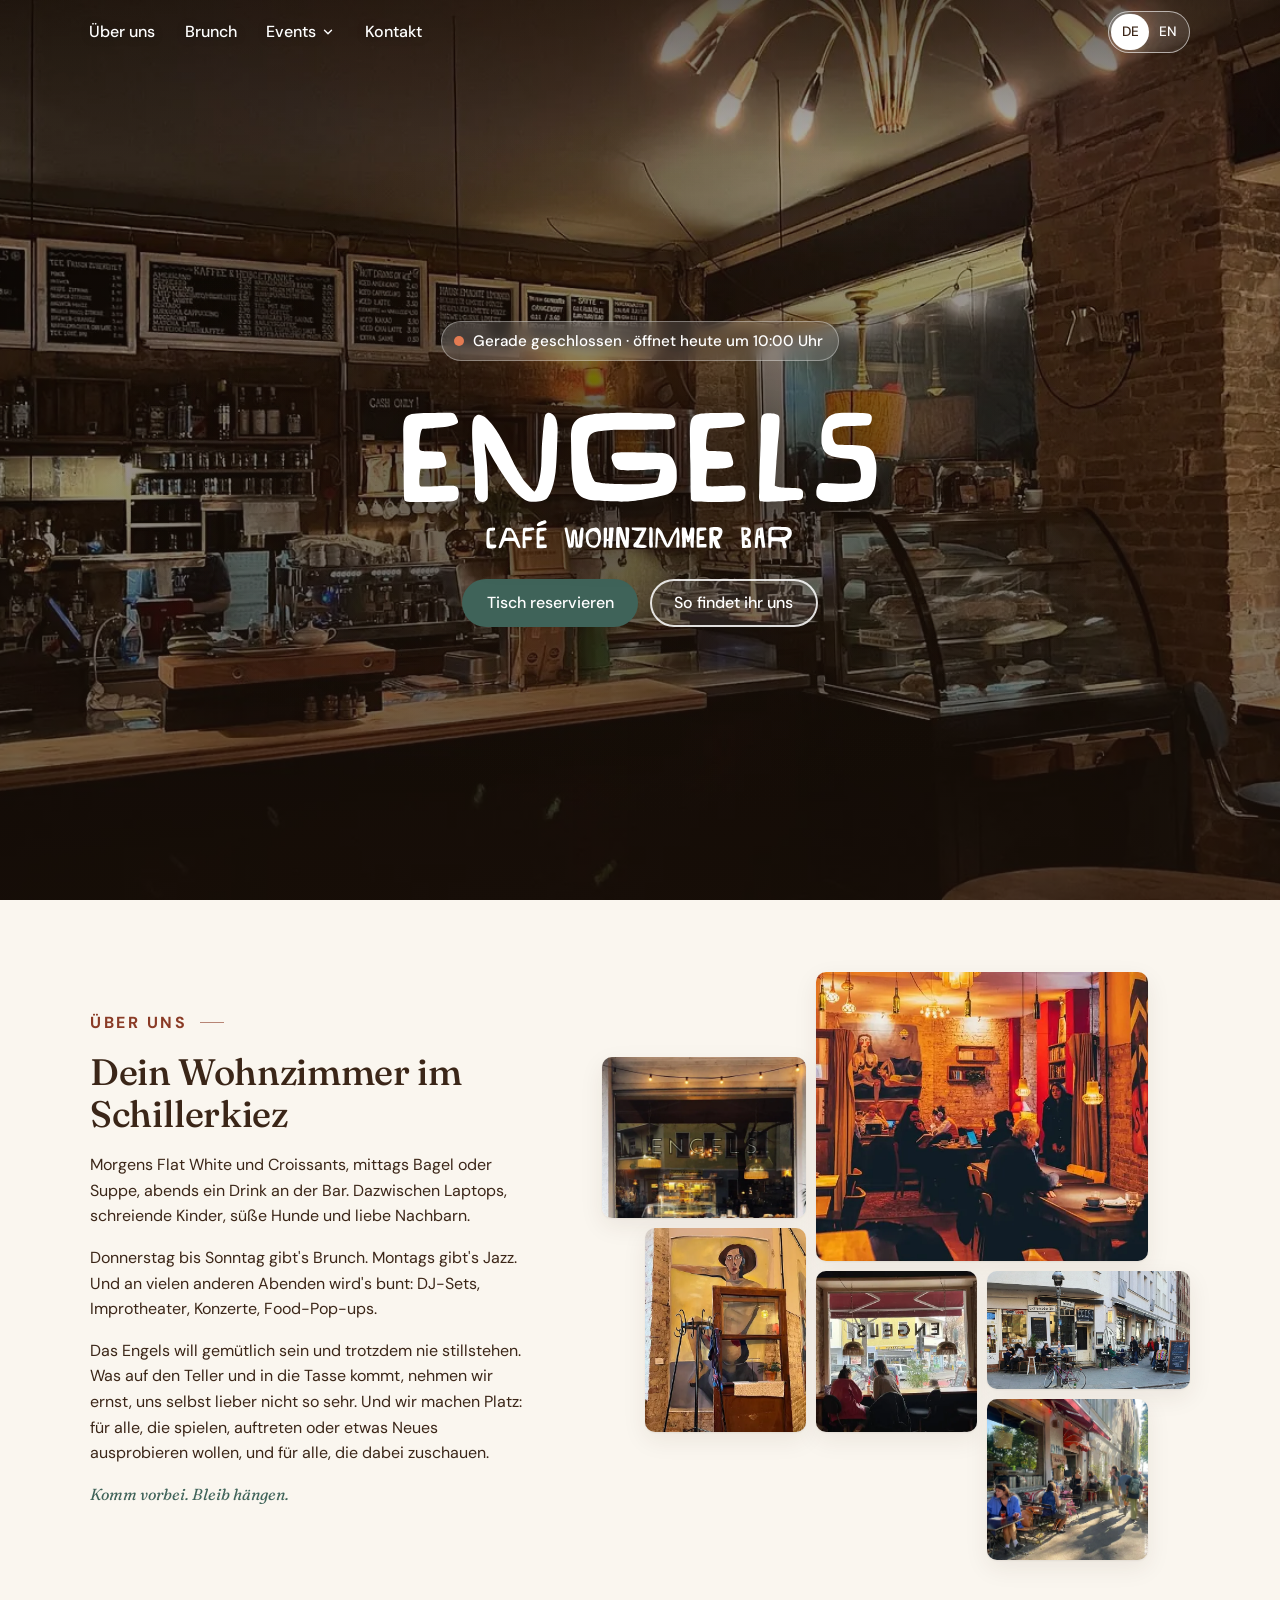
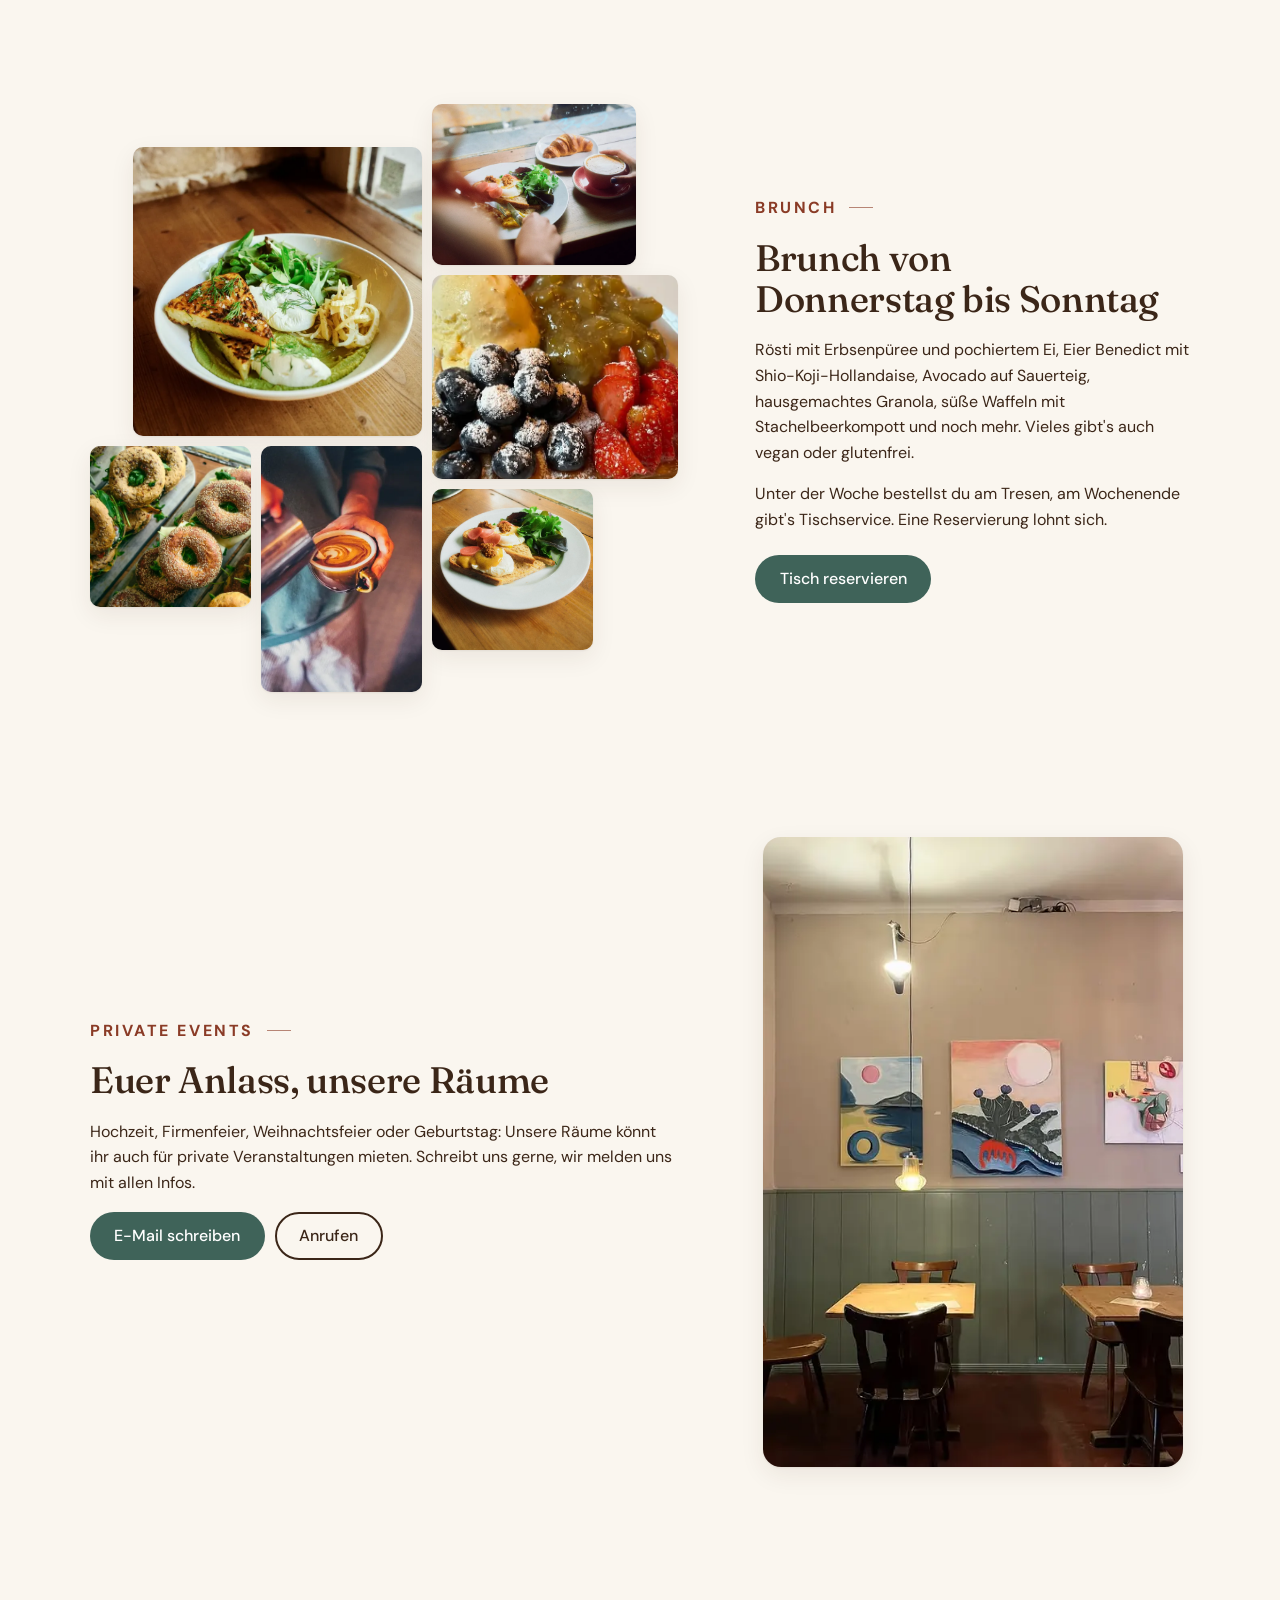
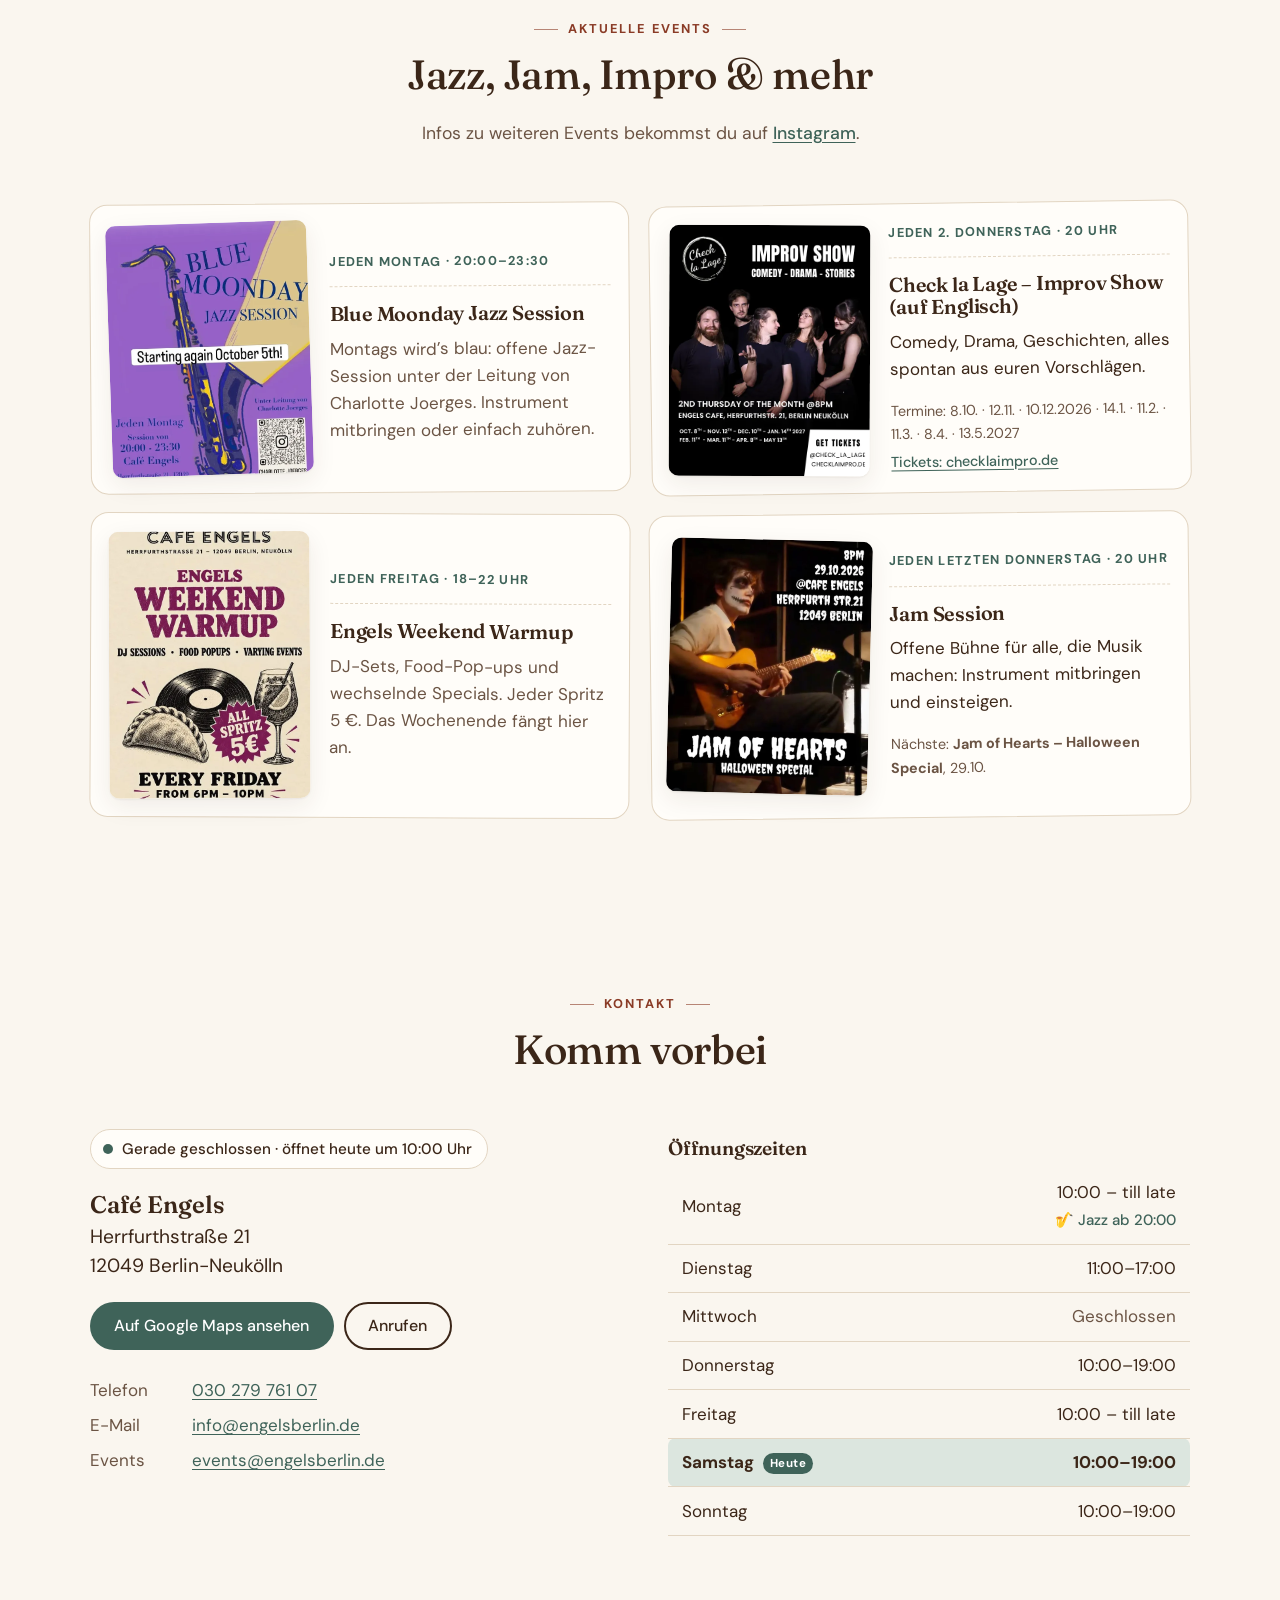
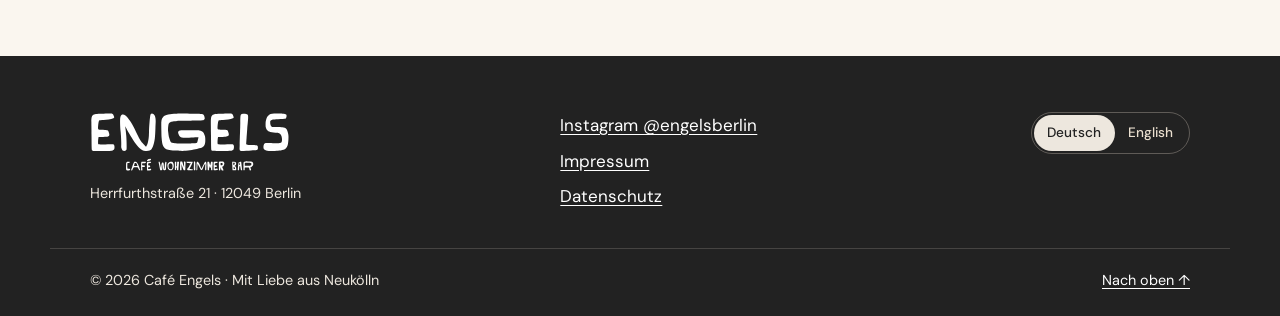
<file: index.html>
<!doctype html>
<html lang="de">
<head>
  <meta charset="utf-8">
  <meta name="viewport" content="width=device-width, initial-scale=1">

  <!--
    Titles and descriptions for both languages.
    German is the default. script.js swaps them to the English data-en values.
  -->
  <title data-en="Café Engels – Coffee, brunch & events in Berlin-Neukölln">Café Engels – Kaffee, Brunch &amp; Events in Berlin-Neukölln</title>
  <meta name="description"
        content="Café, Bar und Eventlocation im Schillerkiez, wenige Schritte vom Tempelhofer Feld: Kaffee, Kuchen, Bagels, Brunch von Donnerstag bis Sonntag, abends Jazz, DJ-Sets und Improtheater."
        data-en="Café, bar and event space in Neukölln's Schillerkiez, a few steps from Tempelhofer Feld: coffee, cake, bagels, brunch Thursday to Sunday, and jazz, DJ sets and improv in the evenings.">

  <!-- [domain] Replace https://engelsberlin.de with your real domain everywhere in this file, sitemap.xml and robots.txt -->
  <link rel="canonical" href="https://engelsberlin.de/">
  <link rel="alternate" hreflang="de" href="https://engelsberlin.de/">
  <link rel="alternate" hreflang="en" href="https://engelsberlin.de/?lang=en">
  <link rel="alternate" hreflang="x-default" href="https://engelsberlin.de/">

  <!-- Open Graph / social previews -->
  <meta property="og:type" content="website">
  <meta property="og:site_name" content="Café Engels">
  <meta property="og:title" content="Café Engels – Kaffee, Brunch &amp; Events">
  <meta property="og:description" content="Café, Bar und Eventlocation am Tempelhofer Feld. Kaffee, Brunch (Do–So), Jazz, DJ-Sets und Improtheater.">
  <meta property="og:url" content="https://engelsberlin.de/">
  <!-- [og-image] Add a 1200×630 JPG at images/og-image.jpg -->
  <meta property="og:image" content="https://engelsberlin.de/images/og-image.jpg">
  <meta property="og:image:width" content="1200">
  <meta property="og:image:height" content="630">
  <meta property="og:locale" content="de_DE">
  <meta property="og:locale:alternate" content="en_GB">
  <meta name="twitter:card" content="summary_large_image">

  <meta name="theme-color" content="#FAF6EF">
  <link rel="icon" href="favicon.svg" type="image/svg+xml">
  <link rel="icon" href="favicon-32.png" type="image/png" sizes="32x32">
  <link rel="apple-touch-icon" href="apple-touch-icon.png">

  <!-- Fonts are self-hosted (fonts/ + @font-face in styles.css), no request to Google -->
  <link rel="preload" href="fonts/fraunces-normal-latin.woff2" as="font" type="font/woff2" crossorigin>
  <link rel="preload" href="fonts/dmsans-normal-latin.woff2" as="font" type="font/woff2" crossorigin>

  <link rel="preload" as="image" href="images/hero-counter-evening.webp" imagesrcset="images/hero-counter-evening-800.webp 800w, images/hero-counter-evening.webp 1400w" imagesizes="100vw" fetchpriority="high">
  <link rel="stylesheet" href="styles.css">

  <!-- Set the language before first paint so there's no flash of the wrong language -->
  <script>
    (function () {
      var d = document.documentElement, lang = 'de';
      try {
        var q = new URLSearchParams(location.search).get('lang');
        var s = localStorage.getItem('engels-lang');
        lang = (q === 'en' || q === 'de') ? q : (s === 'en' ? 'en' : 'de');
      } catch (e) {}
      d.lang = lang;
      d.classList.add('js');
    })();
  </script>
  <script src="script.js" defer></script>

  <!-- Structured data for Google. Keep the hours in sync with CONFIG.hours in script.js -->
  <script type="application/ld+json">
  {
    "@context": "https://schema.org",
    "@type": "CafeOrCoffeeShop",
    "name": "Café Engels",
    "url": "https://engelsberlin.de/",
    "image": "https://engelsberlin.de/images/og-image.jpg",
    "description": "Café, Bar und Eventlocation im Schillerkiez, Berlin-Neukölln: Kaffee, Kuchen, Bagels, Brunch von Donnerstag bis Sonntag, abends Jazz, DJ-Sets und Improtheater.",
    "telephone": "+49 30 27976107",
    "email": "info@engelsberlin.de",
    "priceRange": "€",
    "servesCuisine": ["Kaffee", "Kuchen", "Brunch"],
    "acceptsReservations": "https://mylightspeed.app/reservation/4fc02ed3-7b68-43d0-8720-7b87f4350c5a/reservation",
    "address": {
      "@type": "PostalAddress",
      "streetAddress": "Herrfurthstraße 21",
      "postalCode": "12049",
      "addressLocality": "Berlin",
      "addressRegion": "Berlin",
      "addressCountry": "DE"
    },
    "geo": {
      "@type": "GeoCoordinates",
      "latitude": 52.4767,
      "longitude": 13.4200
    },
    "hasMap": "https://www.google.com/maps/place/Caf%C3%A9+Engels/@52.4767177,13.4200274,17z/data=!4m6!3m5!1s0x41652367a4962315:0xe1939a932786a0fb!8m2!3d52.4767177!4d13.4200274!16s%2Fg%2F12lsw8q1j",
    "openingHoursSpecification": [
      {
        "@type": "OpeningHoursSpecification",
        "dayOfWeek": "Monday",
        "opens": "10:00",
        "closes": "20:00"
      },
      {
        "@type": "OpeningHoursSpecification",
        "dayOfWeek": "Tuesday",
        "opens": "11:00",
        "closes": "17:00"
      },
      {
        "@type": "OpeningHoursSpecification",
        "dayOfWeek": ["Thursday", "Saturday", "Sunday"],
        "opens": "10:00",
        "closes": "19:00"
      },
      {
        "@type": "OpeningHoursSpecification",
        "dayOfWeek": "Friday",
        "opens": "10:00",
        "closes": "22:00"
      }
    ],
    "paymentAccepted": "Cash, Card",
    "logo": "https://engelsberlin.de/images/logo-engels-full.svg",
    "currenciesAccepted": "EUR",
    "sameAs": ["https://www.instagram.com/engelsberlin/"]
  }
  </script>
</head>

<body id="top">
  <a class="skip-link" href="#main">
    <span data-lang="de">Zum Inhalt springen</span><span data-lang="en">Skip to content</span>
  </a>

  <!-- ============ HEADER ============ -->
  <header class="site-header site-header--overlay">
    <div class="container header-inner">
      <a class="wordmark wordmark-logo" href="#top" aria-label="Café Engels – Startseite" data-aria-en="Café Engels – home">
        <img class="logo-dark" src="images/logo-engels-word.svg" width="1808" height="356" alt="">
        <img class="logo-light" src="images/logo-engels-word-light.svg" width="1808" height="356" alt="">
      </a>

      <nav class="main-nav" id="main-nav" aria-label="Hauptnavigation" data-aria-en="Main navigation">
        <ul>
          <li><a href="#about"><span data-lang="de">Über uns</span><span data-lang="en">About</span></a></li>
          <li><a href="#brunch"><span data-lang="de">Brunch</span><span data-lang="en">Brunch</span></a></li>
          <li class="has-sub">
            <button type="button" class="nav-sub-toggle" aria-expanded="false" aria-controls="sub-events">
              <span data-lang="de">Events</span><span data-lang="en">Events</span>
              <svg aria-hidden="true" width="14" height="14" viewBox="0 0 24 24" fill="none" stroke="currentColor" stroke-width="2.4" stroke-linecap="round" stroke-linejoin="round"><polyline points="6 9 12 15 18 9"/></svg>
            </button>
            <ul class="sub-menu" id="sub-events">
              <li><a href="#private"><span data-lang="de">Private Events</span><span data-lang="en">Private events</span></a></li>
              <li><a href="#events"><span data-lang="de">Aktuelle Events</span><span data-lang="en">Upcoming events</span></a></li>
            </ul>
          </li>
          <li><a href="#visit"><span data-lang="de">Kontakt</span><span data-lang="en">Contact</span></a></li>
        </ul>
      </nav>

      <div class="header-actions">
        <div class="lang-toggle" role="group" aria-label="Sprache" data-aria-en="Language">
          <button type="button" data-set-lang="de" aria-pressed="true" lang="de">DE</button>
          <button type="button" data-set-lang="en" aria-pressed="false" lang="en">EN</button>
        </div>

        <!-- [phone] -->
        <a class="icon-btn mobile-only" href="tel:+493027976107" aria-label="Anrufen" data-aria-en="Call us">
          <svg aria-hidden="true" width="20" height="20" viewBox="0 0 24 24" fill="none" stroke="currentColor" stroke-width="2" stroke-linecap="round" stroke-linejoin="round"><path d="M22 16.9v3a2 2 0 0 1-2.2 2 19.8 19.8 0 0 1-8.6-3.1 19.5 19.5 0 0 1-6-6A19.8 19.8 0 0 1 2.1 4.2 2 2 0 0 1 4.1 2h3a2 2 0 0 1 2 1.7c.1 1 .4 1.9.7 2.8a2 2 0 0 1-.5 2.1L8 9.9a16 16 0 0 0 6 6l1.3-1.3a2 2 0 0 1 2.1-.4c.9.3 1.8.6 2.8.7a2 2 0 0 1 1.7 2z"/></svg>
        </a>

        <button class="icon-btn nav-toggle" type="button" aria-expanded="false" aria-controls="main-nav"
                aria-label="Menü öffnen" data-aria-en="Open menu">
          <svg aria-hidden="true" width="22" height="22" viewBox="0 0 24 24" fill="none" stroke="currentColor" stroke-width="2" stroke-linecap="round"><line x1="4" y1="7" x2="20" y2="7"/><line x1="4" y1="12" x2="20" y2="12"/><line x1="4" y1="17" x2="20" y2="17"/></svg>
        </button>
      </div>
    </div>
  </header>

  <main id="main" tabindex="-1">

    <!-- ============ HERO ============ -->
    <section class="hero" aria-labelledby="hero-title">
      <img class="hero-img" src="images/hero-counter-evening.webp"
           srcset="images/hero-counter-evening-800.webp 800w, images/hero-counter-evening.webp 1400w"
           sizes="100vw" width="1400" height="800" fetchpriority="high"
           alt="Der Tresen von Café Engels am Abend: Kreidetafeln, Siebträgermaschine, Kuchenvitrine und ein Vintage-Kronleuchter"
           data-alt-en="The Café Engels counter in the evening: chalkboard menus, espresso machine, cake display and a vintage chandelier">
      <div class="hero-overlay"></div>
      <div class="container hero-content hero-content--center">
        <p class="status-badge" data-open-status aria-live="polite">
          <span class="status-dot" aria-hidden="true"></span>
          <span class="status-text">
            <span data-lang="de">Öffnungszeiten unten</span><span data-lang="en">Opening hours below</span>
          </span>
        </p>
        <h1 id="hero-title" class="hero-logo">
          <img src="images/logo-engels-hero.svg" width="1820" height="545"
               alt="Engels – Café, Wohnzimmer, Bar" data-alt-en="Engels – café, living room, bar">
        </h1>
        <div class="hero-ctas">
          <a class="btn btn-primary" href="https://mylightspeed.app/reservation/4fc02ed3-7b68-43d0-8720-7b87f4350c5a/reservation" target="_blank" rel="noopener" data-dialog-open="dlg-reserve" aria-haspopup="dialog">
            <span data-lang="de">Tisch reservieren</span><span data-lang="en">Book a table</span>
          </a>
          <a class="btn btn-ghost" href="#visit">
            <span data-lang="de">So findet ihr uns</span><span data-lang="en">Find us</span>
          </a>
        </div>
      </div>
    </section>

    <!-- ============ ABOUT ============ -->
    <section class="section" id="about" aria-labelledby="about-title">
      <div class="container about-grid">
        <div class="about-text reveal">
          <p class="eyebrow"><span data-lang="de">Über uns</span><span data-lang="en">About us</span></p>
          <h2 id="about-title">
            <span data-lang="de">Dein Wohnzimmer im Schillerkiez</span>
            <span data-lang="en">Your living room in the Schillerkiez</span>
          </h2>
          <p>
            <span data-lang="de">Morgens Flat White und Croissants, mittags Bagel oder Suppe, abends ein Drink an der Bar. Dazwischen Laptops, schreiende Kinder, süße Hunde und liebe Nachbarn.</span>
            <span data-lang="en">Flat white and croissants in the morning, a bagel or soup at lunch, a drink at the bar in the evening. In between: laptops, screaming kids, sweet dogs and lovely neighbours.</span>
          </p>
          <p>
            <span data-lang="de">Donnerstag bis Sonntag gibt's Brunch. Montags gibt's Jazz. Und an vielen anderen Abenden wird's bunt: DJ-Sets, Improtheater, Konzerte, Food-Pop-ups.</span>
            <span data-lang="en">Brunch runs Thursday to Sunday. On Mondays there's jazz. And plenty of other nights get colourful: DJ sets, improv theatre, concerts, food pop-ups.</span>
          </p>
          <p>
            <span data-lang="de">Das Engels will gemütlich sein und trotzdem nie stillstehen. Was auf den Teller und in die Tasse kommt, nehmen wir ernst, uns selbst lieber nicht so sehr. Und wir machen Platz: für alle, die spielen, auftreten oder etwas Neues ausprobieren wollen, und für alle, die dabei zuschauen.</span>
            <span data-lang="en">Engels wants to be cosy and still never stand still. We take what goes on the plate and into the cup seriously, ourselves not so much. And we make room: for anyone who wants to play, perform or try something new, and for everyone who comes to watch.</span>
          </p>
          <p class="about-signoff">
            <span data-lang="de">Komm vorbei. Bleib hängen.</span>
            <span data-lang="en">Come by. Stay a while.</span>
          </p>
        </div>
        <div class="photo-collage reveal">
          <ul class="collage" data-lb-group aria-label="Fotos vom Café (zum Vergrößern anklicken)" data-aria-en="Photos of the café (click to enlarge)">
          <li>
            <a href="images/interior-evening-art.webp" class="gallery-link">
              <img src="images/interior-evening-art.webp" width="563" height="782" loading="lazy" decoding="async"
                   alt="Der Gastraum am Abend: Backsteinwand, große Gemälde, Messinglampen und Gäste an Holztischen"
                   data-alt-en="The dining room in the evening: brick wall, large paintings, brass lamps and guests at wooden tables">
            </a>
          </li>
          <li>
            <a href="images/shopfront-window-engels.webp" class="gallery-link">
              <img src="images/shopfront-window-engels.webp" width="936" height="936" loading="lazy" decoding="async"
                   alt="Das große Schaufenster mit dem Schriftzug ENGELS, Lichterkette und warm beleuchteter Kuchenvitrine dahinter"
                   data-alt-en="The big shop window with the ENGELS lettering, string lights and the warmly lit cake display behind it">
            </a>
          </li>
          <li>
            <a href="images/art-door-mural.webp" class="gallery-link">
              <img src="images/art-door-mural.webp" width="521" height="782" loading="lazy" decoding="async"
                   alt="Wandgemälde einer Frau über einer alten Holztür mit Garderobe"
                   data-alt-en="Mural of a woman above an old wooden door with a coat stand">
            </a>
          </li>
          <li>
            <a href="images/window-bar-seats.webp" class="gallery-link">
              <img src="images/window-bar-seats.webp" width="521" height="782" loading="lazy" decoding="async"
                   alt="Zwei Gäste an der Fensterbar, draußen spiegelt sich der ENGELS-Schriftzug"
                   data-alt-en="Two guests at the window bar, with the ENGELS lettering reflected outside">
            </a>
          </li>
          <li>
            <a href="images/exterior-corner-herrfurthstrasse.webp" class="gallery-link">
              <img src="images/exterior-corner-herrfurthstrasse.webp" width="1400" height="874" loading="lazy" decoding="async"
                   alt="Das Café von außen an der Ecke Herrfurthstraße und Lichtenrader Straße, mit Gästen auf Bänken vor dem Fenster"
                   data-alt-en="The café from outside on the corner of Herrfurthstraße and Lichtenrader Straße, with guests on benches by the window">
            </a>
          </li>
          <li>
            <a href="images/terrace-summer.webp" class="gallery-link">
              <img src="images/terrace-summer.webp" width="726" height="782" loading="lazy" decoding="async"
                   alt="Sonniger Nachmittag: Gäste sitzen draußen an Bistrotischen vor dem Café auf dem Bürgersteig"
                   data-alt-en="Sunny afternoon: guests sitting at bistro tables on the pavement outside the café">
            </a>
          </li>
          </ul>
        </div>
      </div>
    </section>

    <!-- ============ MENU ============ -->
    <!-- Speisekarte vorübergehend ausgeblendet. Zum Einblenden "hidden" entfernen
         und Nav-Link + Hero-Button wieder auf #menu zeigen lassen. -->
    <section hidden class="section section-alt" id="menu" aria-labelledby="menu-title">
      <div class="container">
        <div class="section-head reveal">
          <p class="eyebrow"><span data-lang="de">Speisekarte</span><span data-lang="en">Menu</span></p>
          <h2 id="menu-title">
            <span data-lang="de">Was auf den Tisch kommt</span>
            <span data-lang="en">What's on the table</span>
          </h2>
          <p class="section-lead">
            <span data-lang="de">Klein, saisonal, mit Liebe gemacht. Hafer- oder Sojamilch gibt’s ohne Aufpreis.</span>
            <span data-lang="en">Small, seasonal, made with love. Oat or soy milk at no extra charge.</span>
          </p>
          <p class="placeholder-note">[Beispielkarte – durch echte Karte ersetzen / sample menu – replace with real menu]</p>
        </div>

        <!-- The menu is generated from CONFIG.menu in script.js -->
        <div class="menu reveal" data-menu>
          <noscript>
            <p>Bitte JavaScript aktivieren oder fragen Sie am Tresen nach der Karte. / Please enable JavaScript or ask at the counter.</p>
          </noscript>
        </div>

        <ul class="diet-legend" aria-label="Legende" data-aria-en="Legend">
          <li><span class="diet diet-vegan" aria-hidden="true">VG</span> <span data-lang="de">vegan</span><span data-lang="en">vegan</span></li>
          <li><span class="diet diet-veg" aria-hidden="true">V</span> <span data-lang="de">vegetarisch</span><span data-lang="en">vegetarian</span></li>
          <li><span class="diet diet-gf" aria-hidden="true">GF</span> <span data-lang="de">glutenfrei</span><span data-lang="en">gluten-free</span></li>
        </ul>
        <p class="small muted center">
          <span data-lang="de">Fragen zu Allergenen? Sprich uns einfach an.</span>
          <span data-lang="en">Questions about allergens? Just ask us.</span>
        </p>
      </div>
    </section>

    <!-- ============ BRUNCH ============ -->
    <section class="section section-alt" id="brunch" aria-labelledby="brunch-title">
      <div class="container about-grid brunch-grid">
        <div class="photo-collage brunch-collage reveal">
          <ul class="collage" data-lb-group aria-label="Fotos vom Brunch (zum Vergrößern anklicken)" data-aria-en="Brunch photos (click to enlarge)">
          <li>
            <a href="images/roesti-peas-poached-eggs.webp" class="gallery-link">
              <img src="images/roesti-peas-poached-eggs.webp" width="800" height="1200" loading="lazy" decoding="async"
                   alt="Rösti mit zwei pochierten Eiern auf Erbsencreme, dazu Salat, eingelegter Fenchel und Dill"
                   data-alt-en="Rösti with two poached eggs on pea purée, with salad, pickled fennel and dill">
            </a>
          </li>
          <li>
            <a href="images/brunch-table-croissant-coffee.webp" class="gallery-link">
              <img src="images/brunch-table-croissant-coffee.webp" width="1400" height="933" loading="lazy" decoding="async"
                   alt="Brunch am Fenstertisch: pochierte Eier auf Toast mit Salat, dazu ein Croissant und ein Cappuccino in einer roten Tasse"
                   data-alt-en="Brunch at the window table: poached eggs on toast with salad, plus a croissant and a cappuccino in a red cup">
            </a>
          </li>
          <li>
            <a href="images/waffle-berries.webp" class="gallery-link">
              <img src="images/waffle-berries.webp" width="521" height="782" loading="lazy" decoding="async"
                   alt="Waffel mit Heidelbeeren, Erdbeeren, Puderzucker, Kompott und einer Kugel Eis"
                   data-alt-en="Waffle with blueberries, strawberries, icing sugar, compote and a scoop of ice cream">
            </a>
          </li>
          <li>
            <a href="images/bagels-tray.webp" class="gallery-link">
              <img src="images/bagels-tray.webp" width="726" height="782" loading="lazy" decoding="async"
                   alt="Ein Tablett mit belegten Sesam- und Körnerbagels mit Rucola"
                   data-alt-en="A tray of filled sesame and seeded bagels with rocket">
            </a>
          </li>
          <li>
            <a href="images/latte-art-pour.webp" class="gallery-link">
              <img src="images/latte-art-pour.webp" width="563" height="782" loading="lazy" decoding="async"
                   alt="Milch wird in einen Cappuccino gegossen, Latte-Art in einer braunen Tasse"
                   data-alt-en="Milk being poured into a cappuccino, latte art in a brown cup">
            </a>
          </li>
          <li>
            <a href="images/eggs-on-toast-mustard.webp" class="gallery-link">
              <img src="images/eggs-on-toast-mustard.webp" width="1064" height="1200" loading="lazy" decoding="async"
                   alt="Pochierte Eier auf geröstetem Brot mit Senfsoße, Senfkörnern und eingelegten Radieschen, dazu Salat"
                   data-alt-en="Poached eggs on toasted bread with mustard sauce, mustard seeds and pickled radish, with salad">
            </a>
          </li>
          </ul>
        </div>
        <div class="brunch-text reveal">
          <p class="eyebrow"><span data-lang="de">Brunch</span><span data-lang="en">Brunch</span></p>
          <h2 id="brunch-title">
            <span data-lang="de">Brunch von <span class="nowrap">Donnerstag bis Sonntag</span></span>
            <span data-lang="en">Brunch from <span class="nowrap">Thursday to Sunday</span></span>
          </h2>
          <p>
            <span data-lang="de">Rösti mit Erbsenpüree und pochiertem Ei, Eier Benedict mit Shio-Koji-Hollandaise, Avocado auf Sauerteig, hausgemachtes Granola, süße Waffeln mit Stachelbeerkompott und noch mehr. Vieles gibt's auch vegan oder glutenfrei.</span>
            <span data-lang="en">Rösti with pea purée and a poached egg, eggs Benedict with shio koji hollandaise, avocado on sourdough, homemade granola, sweet waffles with gooseberry compote and more. Lots of it comes vegan or gluten-free too.</span>
          </p>
          <p>
            <span data-lang="de">Unter der Woche bestellst du am Tresen, am Wochenende gibt's Tischservice. Eine Reservierung lohnt sich.</span>
            <span data-lang="en">During the week you order at the counter, at weekends there's table service. It's worth booking ahead.</span>
          </p>
          <a class="btn btn-primary" href="https://mylightspeed.app/reservation/4fc02ed3-7b68-43d0-8720-7b87f4350c5a/reservation" target="_blank" rel="noopener" data-dialog-open="dlg-reserve" aria-haspopup="dialog">
            <span data-lang="de">Tisch reservieren</span><span data-lang="en">Book a table</span>
          </a>
        </div>
      </div>
    </section>

    <!-- ============ PRIVATE EVENTS ============ -->
    <section class="section" id="private" aria-labelledby="private-title">
      <div class="container about-grid private-grid">
        <figure class="about-photo reveal">
          <img src="images/dining-room-paintings.webp" width="521" height="782" loading="lazy" decoding="async"
               alt="Heller Gastraum mit Holztischen und Stühlen, an der Wand bunte Gemälde und Hängelampen"
               data-alt-en="Bright dining room with wooden tables and chairs, colourful paintings and pendant lamps on the wall">
        </figure>
        <div class="about-text reveal">
          <p class="eyebrow"><span data-lang="de">Private Events</span><span data-lang="en">Private events</span></p>
          <h2 id="private-title">
            <span data-lang="de">Euer Anlass, unsere Räume</span>
            <span data-lang="en">Your occasion, our space</span>
          </h2>
          <p>
            <span data-lang="de">Hochzeit, Firmenfeier, Weihnachtsfeier oder Geburtstag: Unsere Räume könnt ihr auch für private Veranstaltungen mieten. Schreibt uns gerne, wir melden uns mit allen Infos.</span>
            <span data-lang="en">Wedding, company party, Christmas party or birthday: you can also hire our space for private events. Just drop us a line and we'll get back to you with all the info.</span>
          </p>
          <!-- [private-events] Optional: capacity, which rooms (café / cellar), catering, prices -->
          <div class="visit-buttons">
            <button type="button" class="btn btn-primary" data-dialog-open="dlg-events-mail" aria-haspopup="dialog">
              <span data-lang="de">E-Mail schreiben</span><span data-lang="en">Send an email</span>
            </button>
            <button type="button" class="btn btn-outline" data-dialog-open="dlg-events-phone" aria-haspopup="dialog">
              <span data-lang="de">Anrufen</span><span data-lang="en">Call us</span>
            </button>
          </div>
        </div>
      </div>
    </section>

    <!-- ============ EVENTS ============ -->
    <section class="section section-alt" id="events" aria-labelledby="events-title">
      <div class="container">
        <div class="section-head reveal">
          <p class="eyebrow"><span data-lang="de">Aktuelle Events</span><span data-lang="en">Upcoming events</span></p>
          <h2 id="events-title">
            <span data-lang="de">Jazz, Jam, Impro &amp; mehr</span>
            <span data-lang="en">Jazz, jams, improv &amp; more</span>
          </h2>
          <p class="section-lead">
            <span data-lang="de">Infos zu weiteren Events bekommst du auf <a class="text-link" href="https://www.instagram.com/engelsberlin/" target="_blank" rel="noopener">Instagram</a>.</span>
            <span data-lang="en">You'll find more upcoming events on <a class="text-link" href="https://www.instagram.com/engelsberlin/" target="_blank" rel="noopener">Instagram</a>.</span>
          </p>
        </div>
        <!-- Events taken from the café's Instagram posters. Update when the programme changes. -->
        <div class="events events-posters" data-lb-group>
          <article class="event-card event-card-poster reveal">
            <a class="event-poster" href="images/poster-blue-moonday-jazz.webp">
              <img src="images/poster-blue-moonday-jazz.webp" width="613" height="770" loading="lazy" decoding="async"
                   alt="Plakat Blue Moonday Jazz Session: lila Hintergrund mit gezeichnetem Saxophon, jeden Montag 20:00 bis 23:30 im Café Engels"
                   data-alt-en="Blue Moonday Jazz Session poster: purple background with a drawn saxophone, every Monday 8 to 11:30 pm at Café Engels">
            </a>
            <div class="event-body">
              <p class="event-when"><span data-lang="de">Jeden Montag · 20:00–23:30</span><span data-lang="en">Every Monday · 8–11:30 pm</span></p>
              <h3>Blue Moonday Jazz Session</h3>
              <p><span data-lang="de">Montags wird’s blau: offene Jazz-Session unter der Leitung von Charlotte Joerges. Instrument mitbringen oder einfach zuhören.</span><span data-lang="en">Mondays get blue: an open jazz session led by Charlotte Joerges. Bring your instrument or just listen.</span></p>
            </div>
          </article>
          <article class="event-card event-card-poster reveal">
            <a class="event-poster" href="images/poster-improv-check-la-lage.webp">
              <img src="images/poster-improv-check-la-lage.webp" width="540" height="675" loading="lazy" decoding="async"
                   alt="Plakat Check la Lage Improv Show: fünf Ensemblemitglieder in Schwarz vor dunklem Hintergrund, jeden 2. Donnerstag im Monat um 20 Uhr im Engels"
                   data-alt-en="Check la Lage improv show poster: five ensemble members dressed in black against a dark background, every 2nd Thursday of the month at 8 pm at Engels">
            </a>
            <div class="event-body">
              <p class="event-when"><span data-lang="de">Jeden 2. Donnerstag · 20 Uhr</span><span data-lang="en">2nd Thursday monthly · 8 pm</span></p>
              <h3>Check la Lage – Improv Show <span data-lang="de">(auf Englisch)</span><span data-lang="en">(in English)</span></h3>
              <p><span data-lang="de">Comedy, Drama, Geschichten, alles spontan aus euren Vorschlägen.</span><span data-lang="en">Comedy, drama, stories, all made up on the spot from your suggestions.</span></p>
              <p class="event-dates small"><span data-lang="de">Termine:</span><span data-lang="en">Dates:</span> 8.10. · 12.11. · 10.12.2026 · 14.1. · 11.2. · 11.3. · 8.4. · 13.5.2027</p>
              <p class="small"><a class="text-link" href="https://checklaimpro.de/#shows" target="_blank" rel="noopener">Tickets: checklaimpro.de</a></p>
            </div>
          </article>
          <article class="event-card event-card-poster reveal">
            <a class="event-poster" href="images/poster-weekend-warmup.webp">
              <img src="images/poster-weekend-warmup.webp" width="616" height="818" loading="lazy" decoding="async"
                   alt="Plakat Engels Weekend Warmup: Schallplatte, Empanada und Spritz-Glas, jeden Freitag 18 bis 22 Uhr, alle Spritz 5 Euro"
                   data-alt-en="Engels Weekend Warmup poster: a vinyl record, an empanada and a spritz glass, every Friday 6 to 10 pm, all spritz 5 euros">
            </a>
            <div class="event-body">
              <p class="event-when"><span data-lang="de">Jeden Freitag · 18–22 Uhr</span><span data-lang="en">Every Friday · 6–10 pm</span></p>
              <h3>Engels Weekend Warmup</h3>
              <p><span data-lang="de">DJ-Sets, Food-Pop-ups und wechselnde Specials. Jeder Spritz 5 €. Das Wochenende fängt hier an.</span><span data-lang="en">DJ sets, food pop-ups and changing specials. Every spritz €5. The weekend starts here.</span></p>
            </div>
          </article>
          <!-- Jam Session: last Thursday of the month, 20:00. Swap the poster for each edition. -->
          <article class="event-card event-card-poster reveal">
            <a class="event-poster" href="images/poster-jam-of-hearts.webp">
              <img src="images/poster-jam-of-hearts.webp" width="616" height="780" loading="lazy" decoding="async"
                   alt="Plakat Jam of Hearts, Halloween Special: Gitarrist mit Totenkopf-Schminke an einer E-Gitarre, 29.10.2026, 20 Uhr, Café Engels"
                   data-alt-en="Jam of Hearts Halloween Special poster: guitarist with skull make-up playing an electric guitar, 29 Oct 2026, 8 pm, Café Engels">
            </a>
            <div class="event-body">
              <p class="event-when"><span data-lang="de">Jeden letzten Donnerstag · 20 Uhr</span><span data-lang="en">Last Thursday of the month · 8 pm</span></p>
              <h3>Jam Session</h3>
              <p><span data-lang="de">Offene Bühne für alle, die Musik machen: Instrument mitbringen und einsteigen.</span><span data-lang="en">An open stage for anyone who plays: bring your instrument and join in.</span></p>
              <p class="event-dates small"><span data-lang="de">Nächste: <strong>Jam of Hearts – Halloween Special</strong>, 29.10.</span><span data-lang="en">Next: <strong>Jam of Hearts – Halloween Special</strong>, 29 Oct</span></p>
            </div>
          </article>
        </div>
      </div>
    </section>

    <!-- ============ VISIT ============ -->
    <section class="section" id="visit" aria-labelledby="visit-title">
      <div class="container">
        <div class="section-head reveal">
          <p class="eyebrow"><span data-lang="de">Kontakt</span><span data-lang="en">Contact</span></p>
          <h2 id="visit-title">
            <span data-lang="de">Komm vorbei</span>
            <span data-lang="en">Come on over</span>
          </h2>
        </div>

        <div class="visit-grid">
          <div class="visit-info reveal">
            <p class="status-badge status-badge-light" data-open-status>
              <span class="status-dot" aria-hidden="true"></span>
              <span class="status-text"></span>
            </p>

            <address class="visit-address">
              <strong>Café Engels</strong><br>
              Herrfurthstraße 21<br>
              12049 Berlin-Neukölln
            </address>

            <div class="visit-buttons">
              <a class="btn btn-primary" target="_blank" rel="noopener"
                 href="https://www.google.com/maps/place/Caf%C3%A9+Engels/@52.4767177,13.4200274,17z/data=!4m6!3m5!1s0x41652367a4962315:0xe1939a932786a0fb!8m2!3d52.4767177!4d13.4200274!16s%2Fg%2F12lsw8q1j">
                <span data-lang="de">Auf Google Maps ansehen</span><span data-lang="en">View on Google Maps</span>
              </a>
              <a class="btn btn-outline" href="tel:+493027976107">
                <span data-lang="de">Anrufen</span><span data-lang="en">Call</span>
              </a>
            </div>

            <dl class="contact-list">
              <div>
                <dt><span data-lang="de">Telefon</span><span data-lang="en">Phone</span></dt>
                <dd><a href="tel:+493027976107">030 279 761 07</a></dd>
              </div>
              <div>
                <dt>E-Mail</dt>
                <dd><a href="mailto:info@engelsberlin.de">info@engelsberlin.de</a></dd>
              </div>
              <div>
                <dt>Events</dt>
                <dd><a href="mailto:events@engelsberlin.de">events@engelsberlin.de</a></dd>
              </div>
            </dl>

          </div>

          <div class="visit-hours reveal">
            <h3 class="h4"><span data-lang="de">Öffnungszeiten</span><span data-lang="en">Opening hours</span></h3>
            <!-- Generated from CONFIG.hours in script.js; fallback below for no-JS -->
            <table class="hours" data-hours>
              <caption class="sr-only"><span data-lang="de">Öffnungszeiten</span><span data-lang="en">Opening hours</span></caption>
              <tbody>
                <tr><th scope="row">Mo</th><td>10:00 – till late<br>🎷 Jazz ab 20:00</td></tr>
                <tr><th scope="row">Di</th><td>11:00–17:00</td></tr>
                <tr><th scope="row">Mi</th><td>Geschlossen</td></tr>
                <tr><th scope="row">Do</th><td>10:00–19:00</td></tr>
                <tr><th scope="row">Fr</th><td>10:00 – till late</td></tr>
                <tr><th scope="row">Sa–So</th><td>10:00–19:00</td></tr>
              </tbody>
            </table>
          </div>

        </div>

      </div>
    </section>

  </main>

  <!-- ============ FOOTER ============ -->
  <footer class="site-footer">
    <div class="container footer-grid">
      <div>
        <p class="footer-logo"><img src="images/logo-engels-hero.svg" width="1820" height="545" alt="Engels – Café, Wohnzimmer, Bar" loading="lazy"></p>
        <p class="small">Herrfurthstraße 21 · 12049 Berlin</p>
      </div>
      <nav aria-label="Rechtliches und Social Media" data-aria-en="Legal and social media">
        <ul class="footer-links">
          <!-- [instagram] -->
          <li><a href="https://www.instagram.com/engelsberlin/" target="_blank" rel="noopener">Instagram @engelsberlin</a></li>
          <li><a href="impressum.html">Impressum</a></li>
          <li><a href="datenschutz.html"><span data-lang="de">Datenschutz</span><span data-lang="en">Privacy</span></a></li>
        </ul>
      </nav>
      <div class="lang-toggle lang-toggle-footer" role="group" aria-label="Sprache" data-aria-en="Language">
        <button type="button" data-set-lang="de" aria-pressed="true" lang="de">Deutsch</button>
        <button type="button" data-set-lang="en" aria-pressed="false" lang="en">English</button>
      </div>
    </div>
    <div class="container footer-bottom small">
      <p>© <span data-year>2026</span> Café Engels · <span data-lang="de">Mit Liebe aus Neukölln</span><span data-lang="en">Made with love in Neukölln</span></p>
      <p><a href="#top"><span data-lang="de">Nach oben ↑</span><span data-lang="en">Back to top ↑</span></a></p>
    </div>
  </footer>

  <!-- ============ CONTACT POP-UPS (private events) ============ -->
  <!-- Reservation pop-up: Lightspeed booking widget (the café's own reservation system) -->
  <dialog class="contact-dialog reserve-dialog" id="dlg-reserve" aria-labelledby="dlg-reserve-title">
    <button type="button" class="dialog-close" data-dialog-close aria-label="Schließen" data-aria-en="Close">×</button>
    <p class="eyebrow"><span data-lang="de">Reservieren</span><span data-lang="en">Book a table</span></p>
    <h3 id="dlg-reserve-title">
      <span data-lang="de">Platz für dich (und deine Leute)</span>
      <span data-lang="en">A seat for you (and your crew)</span>
    </h3>
    <p class="section-lead">
            <span data-lang="de">Datum, Uhrzeit und Personenzahl wählen, fertig. Für private Feiern schreibt uns lieber an <button type="button" class="link-btn" data-dialog-open="dlg-events-mail" aria-haspopup="dialog">events@engelsberlin.de</button>.</span>
            <span data-lang="en">Pick a date, time and party size, done. For private events, please email <button type="button" class="link-btn" data-dialog-open="dlg-events-mail" aria-haspopup="dialog">events@engelsberlin.de</button> instead.</span>
          </p>
        <!-- Loaded only after a click: the widget pulls in Google reCAPTCHA (sets Google cookies) -->
        <div class="reserve-embed" data-reserve
             data-src="https://mylightspeed.app/reservation/4fc02ed3-7b68-43d0-8720-7b87f4350c5a/reservation">
          <div class="map-consent-inner reserve-consent">
            <svg aria-hidden="true" width="40" height="40" viewBox="0 0 24 24" fill="none" stroke="currentColor" stroke-width="1.6" stroke-linecap="round" stroke-linejoin="round"><rect x="3" y="4" width="18" height="18" rx="2"/><line x1="16" y1="2" x2="16" y2="6"/><line x1="8" y1="2" x2="8" y2="6"/><line x1="3" y1="10" x2="21" y2="10"/></svg>
            <p>
              <span data-lang="de">Unser Reservierungssystem wird von Lightspeed geladen. Es nutzt Google reCAPTCHA gegen Spam, dabei werden Daten (z.&nbsp;B. deine IP-Adresse) an Lightspeed und Google übertragen und Google setzt Cookies. <a href="datenschutz.html#reservierung">Datenschutz</a></span>
              <span data-lang="en">Our booking system is loaded from Lightspeed. It uses Google reCAPTCHA against spam, which sends data such as your IP address to Lightspeed and Google, and Google sets cookies. <a href="datenschutz.html#reservierung">Privacy policy</a></span>
            </p>
            <button type="button" class="btn btn-primary" data-reserve-load>
              <span data-lang="de">Reservierung laden</span><span data-lang="en">Load booking form</span>
            </button>
          </div>
        </div>
        <p class="small muted center reserve-note">
          <span data-lang="de">Die Reservierung läuft über unser Buchungssystem Lightspeed (<a href="datenschutz.html">Datenschutz</a>). Klappt etwas nicht? <a href="https://mylightspeed.app/reservation/4fc02ed3-7b68-43d0-8720-7b87f4350c5a/reservation" target="_blank" rel="noopener">In neuem Tab öffnen</a> oder ruf uns an: <a href="tel:+493027976107">030 279 761 07</a>.</span>
          <span data-lang="en">Reservations run through our booking system, Lightspeed (<a href="datenschutz.html">privacy policy</a>). Something not working? <a href="https://mylightspeed.app/reservation/4fc02ed3-7b68-43d0-8720-7b87f4350c5a/reservation" target="_blank" rel="noopener">Open in a new tab</a> or call us: <a href="tel:+493027976107">+49 30 27976107</a>.</span>
        </p>
  </dialog>

  <dialog class="contact-dialog" id="dlg-events-mail" aria-labelledby="dlg-events-mail-title">
    <button type="button" class="dialog-close" data-dialog-close aria-label="Schließen" data-aria-en="Close">×</button>
    <p class="eyebrow"><span data-lang="de">Private Veranstaltungen</span><span data-lang="en">Private events</span></p>
    <h3 id="dlg-events-mail-title"><span data-lang="de">Schreibt uns</span><span data-lang="en">Drop us a line</span></h3>
    <p class="muted"><span data-lang="de">Am besten gleich mit Anlass, Wunschdatum und ungefährer Personenzahl.</span><span data-lang="en">Ideally with the occasion, preferred date and rough number of guests.</span></p>
    <p class="contact-value"><a href="mailto:events@engelsberlin.de?subject=Anfrage%20private%20Veranstaltung">events@engelsberlin.de</a></p>
    <div class="dialog-actions">
      <a class="btn btn-primary" href="mailto:events@engelsberlin.de?subject=Anfrage%20private%20Veranstaltung"><span data-lang="de">E-Mail öffnen</span><span data-lang="en">Open email</span></a>
      <button type="button" class="btn btn-outline" data-copy="events@engelsberlin.de"><span data-lang="de">Adresse kopieren</span><span data-lang="en">Copy address</span></button>
    </div>
  </dialog>

  <dialog class="contact-dialog" id="dlg-events-phone" aria-labelledby="dlg-events-phone-title">
    <button type="button" class="dialog-close" data-dialog-close aria-label="Schließen" data-aria-en="Close">×</button>
    <p class="eyebrow"><span data-lang="de">Private Veranstaltungen</span><span data-lang="en">Private events</span></p>
    <h3 id="dlg-events-phone-title"><span data-lang="de">Ruft uns an</span><span data-lang="en">Give us a call</span></h3>
    <p class="muted"><span data-lang="de">Während der Öffnungszeiten erreicht ihr uns am besten.</span><span data-lang="en">Best reached during opening hours.</span></p>
    <p class="contact-value"><a href="tel:+493027976107">+49 30 27976107</a></p>
    <div class="dialog-actions">
      <a class="btn btn-primary" href="tel:+493027976107"><span data-lang="de">Jetzt anrufen</span><span data-lang="en">Call now</span></a>
      <button type="button" class="btn btn-outline" data-copy="+49 30 27976107"><span data-lang="de">Nummer kopieren</span><span data-lang="en">Copy number</span></button>
    </div>
  </dialog>

  <!-- ============ LIGHTBOX ============ -->
  <dialog class="lightbox" data-lightbox aria-label="Bildansicht" data-aria-en="Image viewer">
    <button type="button" class="lightbox-close" data-lb-close aria-label="Schließen" data-aria-en="Close">×</button>
    <button type="button" class="lightbox-nav lightbox-prev" data-lb-prev aria-label="Vorheriges Bild" data-aria-en="Previous image">‹</button>
    <figure>
      <img alt="" data-lb-img>
      <figcaption data-lb-caption></figcaption>
    </figure>
    <button type="button" class="lightbox-nav lightbox-next" data-lb-next aria-label="Nächstes Bild" data-aria-en="Next image">›</button>
  </dialog>
</body>
</html>
</file>
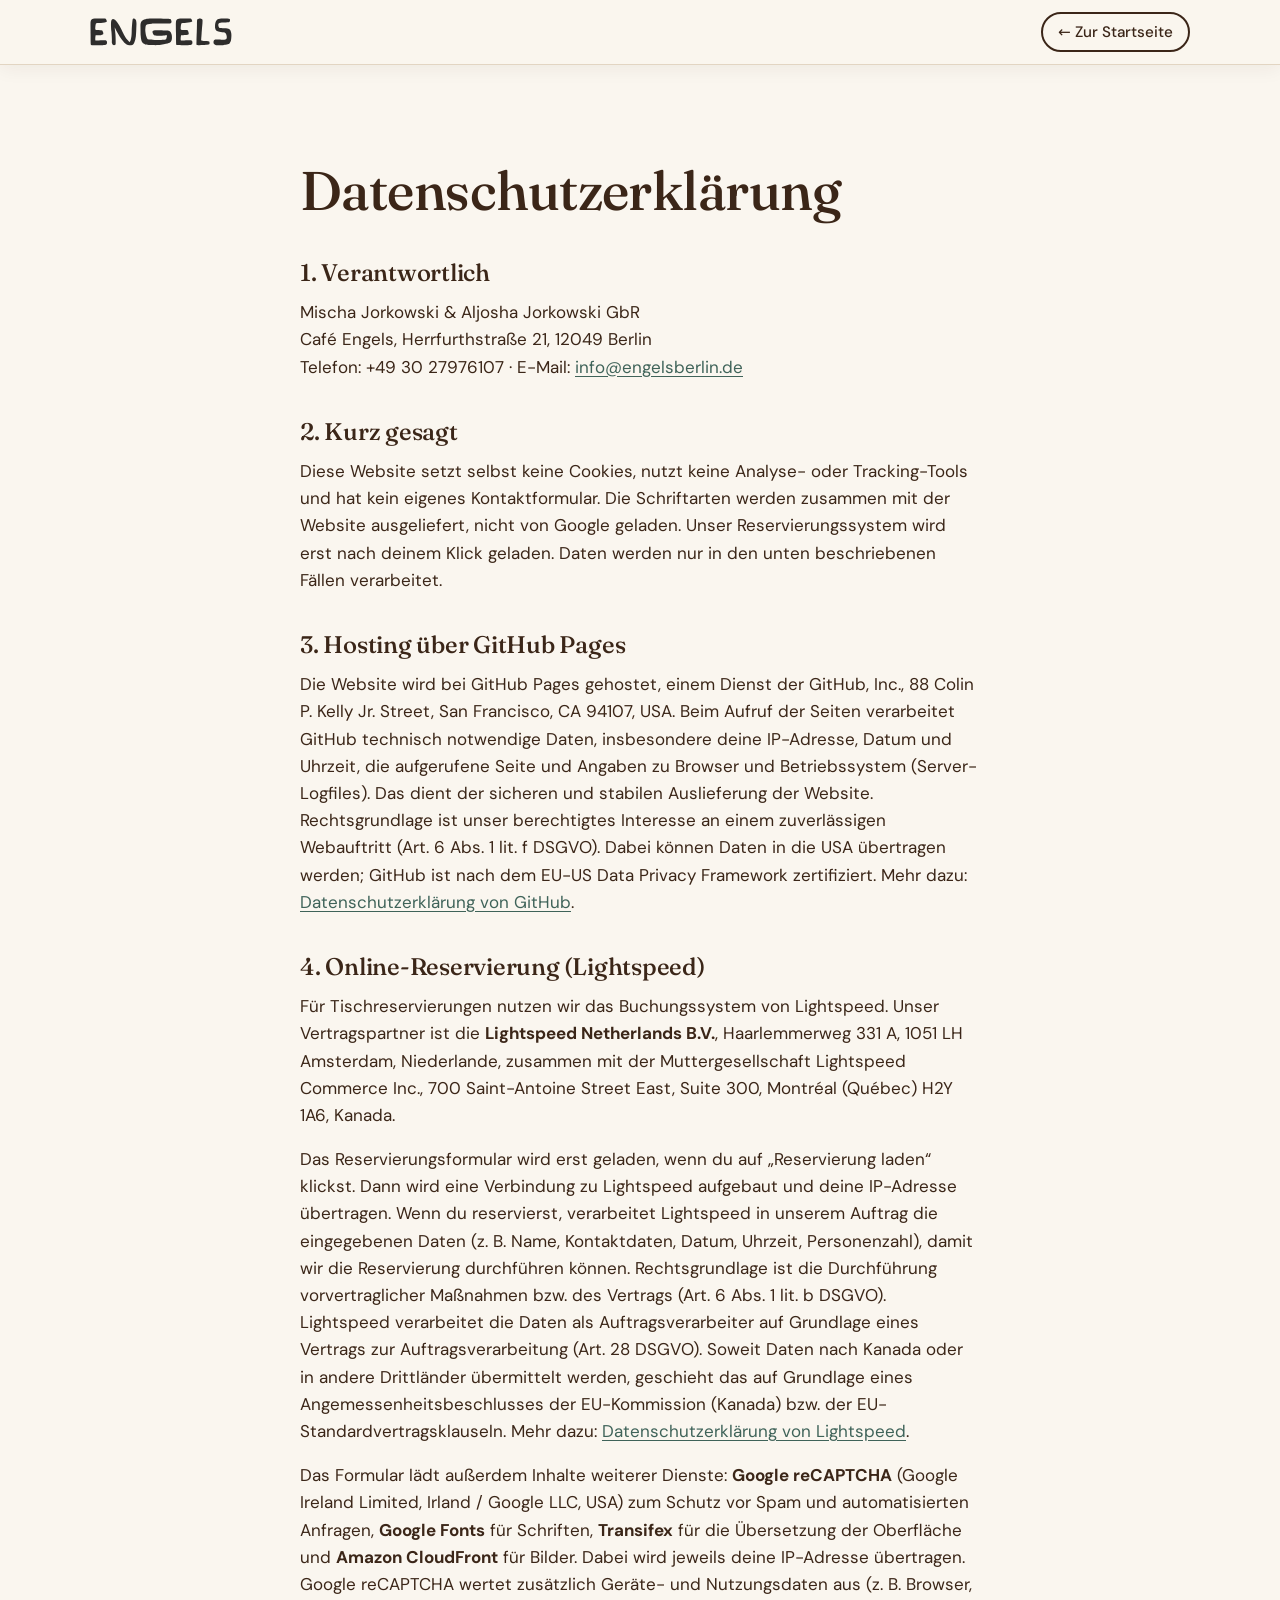
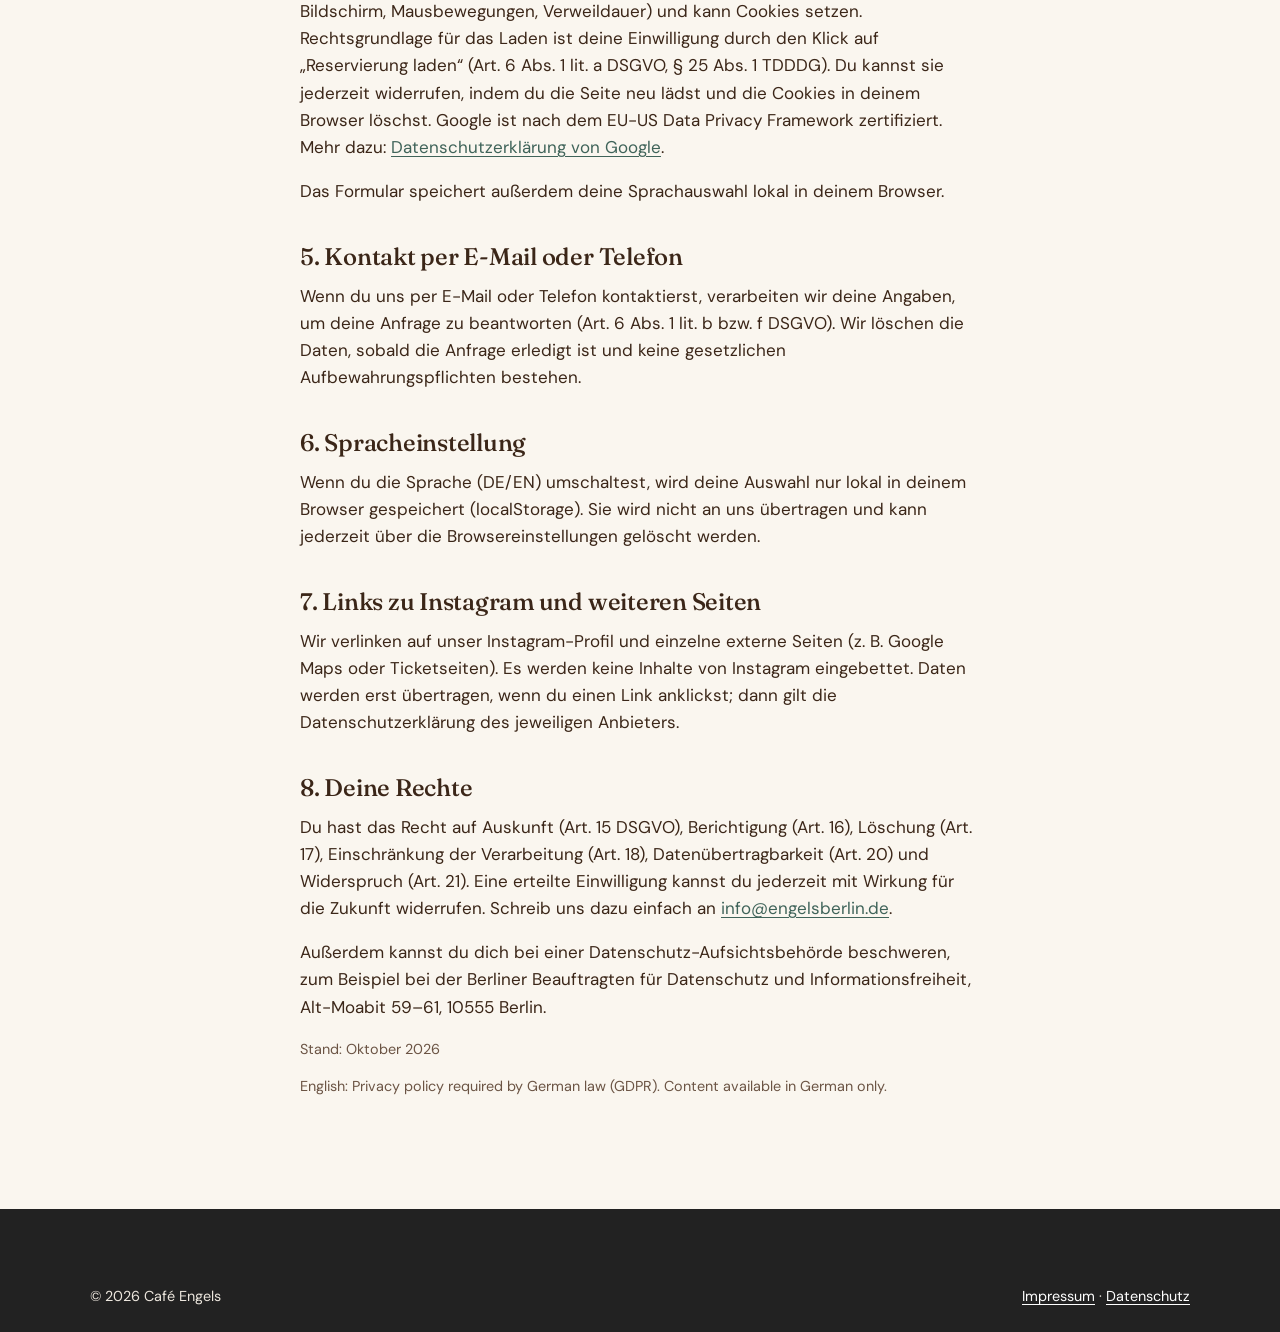
<file: datenschutz.html>
<!doctype html>
<html lang="de">
<head>
  <meta charset="utf-8">
  <meta name="viewport" content="width=device-width, initial-scale=1">
  <title>Datenschutz – Café Engels</title>
  <meta name="description" content="Datenschutzerklärung von Café Engels, Berlin-Neukölln.">
  <meta name="robots" content="noindex, follow">
  <link rel="icon" href="favicon.svg" type="image/svg+xml">
  <link rel="icon" href="favicon-32.png" type="image/png" sizes="32x32">
  <link rel="apple-touch-icon" href="apple-touch-icon.png">
  <!-- Fonts are self-hosted (fonts/ + @font-face in styles.css), no request to Google -->
  <link rel="stylesheet" href="styles.css">
</head>
<body>
  <header class="site-header is-scrolled">
    <div class="container header-inner">
      <a class="wordmark wordmark-logo" href="index.html" aria-label="Café Engels – Startseite"><img src="images/logo-engels-word.svg" width="1808" height="356" alt=""></a>
      <a class="btn btn-outline btn-sm" href="index.html">← Zur Startseite</a>
    </div>
  </header>
  <main class="legal">
    <div class="container narrow">
      <h1>Datenschutzerklärung</h1>

      <h2>1. Verantwortlich</h2>
      <p>
        Mischa Jorkowski &amp; Aljosha Jorkowski GbR<br>
        Café Engels, Herrfurthstraße 21, 12049 Berlin<br>
        Telefon: +49 30 27976107 · E-Mail: <a href="mailto:info@engelsberlin.de">info@engelsberlin.de</a>
      </p>

      <h2>2. Kurz gesagt</h2>
      <p>Diese Website setzt selbst keine Cookies, nutzt keine Analyse- oder Tracking-Tools und hat kein eigenes Kontaktformular. Die Schriftarten werden zusammen mit der Website ausgeliefert, nicht von Google geladen. Unser Reservierungssystem wird erst nach deinem Klick geladen. Daten werden nur in den unten beschriebenen Fällen verarbeitet.</p>

      <h2>3. Hosting über GitHub Pages</h2>
      <p>Die Website wird bei GitHub Pages gehostet, einem Dienst der GitHub, Inc., 88 Colin P. Kelly Jr. Street, San Francisco, CA 94107, USA. Beim Aufruf der Seiten verarbeitet GitHub technisch notwendige Daten, insbesondere deine IP-Adresse, Datum und Uhrzeit, die aufgerufene Seite und Angaben zu Browser und Betriebssystem (Server-Logfiles). Das dient der sicheren und stabilen Auslieferung der Website. Rechtsgrundlage ist unser berechtigtes Interesse an einem zuverlässigen Webauftritt (Art. 6 Abs. 1 lit. f DSGVO). Dabei können Daten in die USA übertragen werden; GitHub ist nach dem EU-US Data Privacy Framework zertifiziert. Mehr dazu: <a href="https://docs.github.com/de/site-policy/privacy-policies/github-general-privacy-statement" target="_blank" rel="noopener">Datenschutzerklärung von GitHub</a>.</p>

      <h2 id="reservierung">4. Online-Reservierung (Lightspeed)</h2>
      <p>Für Tischreservierungen nutzen wir das Buchungssystem von Lightspeed. Unser Vertragspartner ist die <strong>Lightspeed Netherlands B.V.</strong>, Haarlemmerweg 331 A, 1051 LH Amsterdam, Niederlande, zusammen mit der Muttergesellschaft Lightspeed Commerce Inc., 700 Saint-Antoine Street East, Suite 300, Montréal (Québec) H2Y 1A6, Kanada.</p>
      <p>Das Reservierungsformular wird erst geladen, wenn du auf „Reservierung laden“ klickst. Dann wird eine Verbindung zu Lightspeed aufgebaut und deine IP-Adresse übertragen. Wenn du reservierst, verarbeitet Lightspeed in unserem Auftrag die eingegebenen Daten (z.&nbsp;B. Name, Kontaktdaten, Datum, Uhrzeit, Personenzahl), damit wir die Reservierung durchführen können. Rechtsgrundlage ist die Durchführung vorvertraglicher Maßnahmen bzw. des Vertrags (Art. 6 Abs. 1 lit. b DSGVO). Lightspeed verarbeitet die Daten als Auftragsverarbeiter auf Grundlage eines Vertrags zur Auftragsverarbeitung (Art. 28 DSGVO). Soweit Daten nach Kanada oder in andere Drittländer übermittelt werden, geschieht das auf Grundlage eines Angemessenheitsbeschlusses der EU-Kommission (Kanada) bzw. der EU-Standardvertragsklauseln. Mehr dazu: <a href="https://www.lightspeedhq.com/legal/privacy-policy/" target="_blank" rel="noopener">Datenschutzerklärung von Lightspeed</a>.</p>
      <p>Das Formular lädt außerdem Inhalte weiterer Dienste: <strong>Google reCAPTCHA</strong> (Google Ireland Limited, Irland / Google LLC, USA) zum Schutz vor Spam und automatisierten Anfragen, <strong>Google Fonts</strong> für Schriften, <strong>Transifex</strong> für die Übersetzung der Oberfläche und <strong>Amazon CloudFront</strong> für Bilder. Dabei wird jeweils deine IP-Adresse übertragen. Google reCAPTCHA wertet zusätzlich Geräte- und Nutzungsdaten aus (z.&nbsp;B. Browser, Bildschirm, Mausbewegungen, Verweildauer) und kann Cookies setzen. Rechtsgrundlage für das Laden ist deine Einwilligung durch den Klick auf „Reservierung laden“ (Art. 6 Abs. 1 lit. a DSGVO, § 25 Abs. 1 TDDDG). Du kannst sie jederzeit widerrufen, indem du die Seite neu lädst und die Cookies in deinem Browser löschst. Google ist nach dem EU-US Data Privacy Framework zertifiziert. Mehr dazu: <a href="https://policies.google.com/privacy?hl=de" target="_blank" rel="noopener">Datenschutzerklärung von Google</a>.</p>
      <p>Das Formular speichert außerdem deine Sprachauswahl lokal in deinem Browser.</p>

      <h2>5. Kontakt per E-Mail oder Telefon</h2>
      <p>Wenn du uns per E-Mail oder Telefon kontaktierst, verarbeiten wir deine Angaben, um deine Anfrage zu beantworten (Art. 6 Abs. 1 lit. b bzw. f DSGVO). Wir löschen die Daten, sobald die Anfrage erledigt ist und keine gesetzlichen Aufbewahrungspflichten bestehen.</p>

      <h2>6. Spracheinstellung</h2>
      <p>Wenn du die Sprache (DE/EN) umschaltest, wird deine Auswahl nur lokal in deinem Browser gespeichert (localStorage). Sie wird nicht an uns übertragen und kann jederzeit über die Browsereinstellungen gelöscht werden.</p>

      <h2>7. Links zu Instagram und weiteren Seiten</h2>
      <p>Wir verlinken auf unser Instagram-Profil und einzelne externe Seiten (z.&nbsp;B. Google Maps oder Ticketseiten). Es werden keine Inhalte von Instagram eingebettet. Daten werden erst übertragen, wenn du einen Link anklickst; dann gilt die Datenschutzerklärung des jeweiligen Anbieters.</p>

      <h2>8. Deine Rechte</h2>
      <p>Du hast das Recht auf Auskunft (Art. 15 DSGVO), Berichtigung (Art. 16), Löschung (Art. 17), Einschränkung der Verarbeitung (Art. 18), Datenübertragbarkeit (Art. 20) und Widerspruch (Art. 21). Eine erteilte Einwilligung kannst du jederzeit mit Wirkung für die Zukunft widerrufen. Schreib uns dazu einfach an <a href="mailto:info@engelsberlin.de">info@engelsberlin.de</a>.</p>
      <p>Außerdem kannst du dich bei einer Datenschutz-Aufsichtsbehörde beschweren, zum Beispiel bei der Berliner Beauftragten für Datenschutz und Informationsfreiheit, Alt-Moabit 59–61, 10555 Berlin.</p>

      <p class="small muted">Stand: Oktober 2026</p>
      <p class="small muted"><span lang="en">English: Privacy policy required by German law (GDPR). Content available in German only.</span></p>
    </div>
  </main>
  <footer class="site-footer">
    <div class="container footer-bottom small">
      <p>© 2026 Café Engels</p>
      <p><a href="impressum.html">Impressum</a> · <a href="datenschutz.html">Datenschutz</a></p>
    </div>
  </footer>
</body>
</html>
</file>
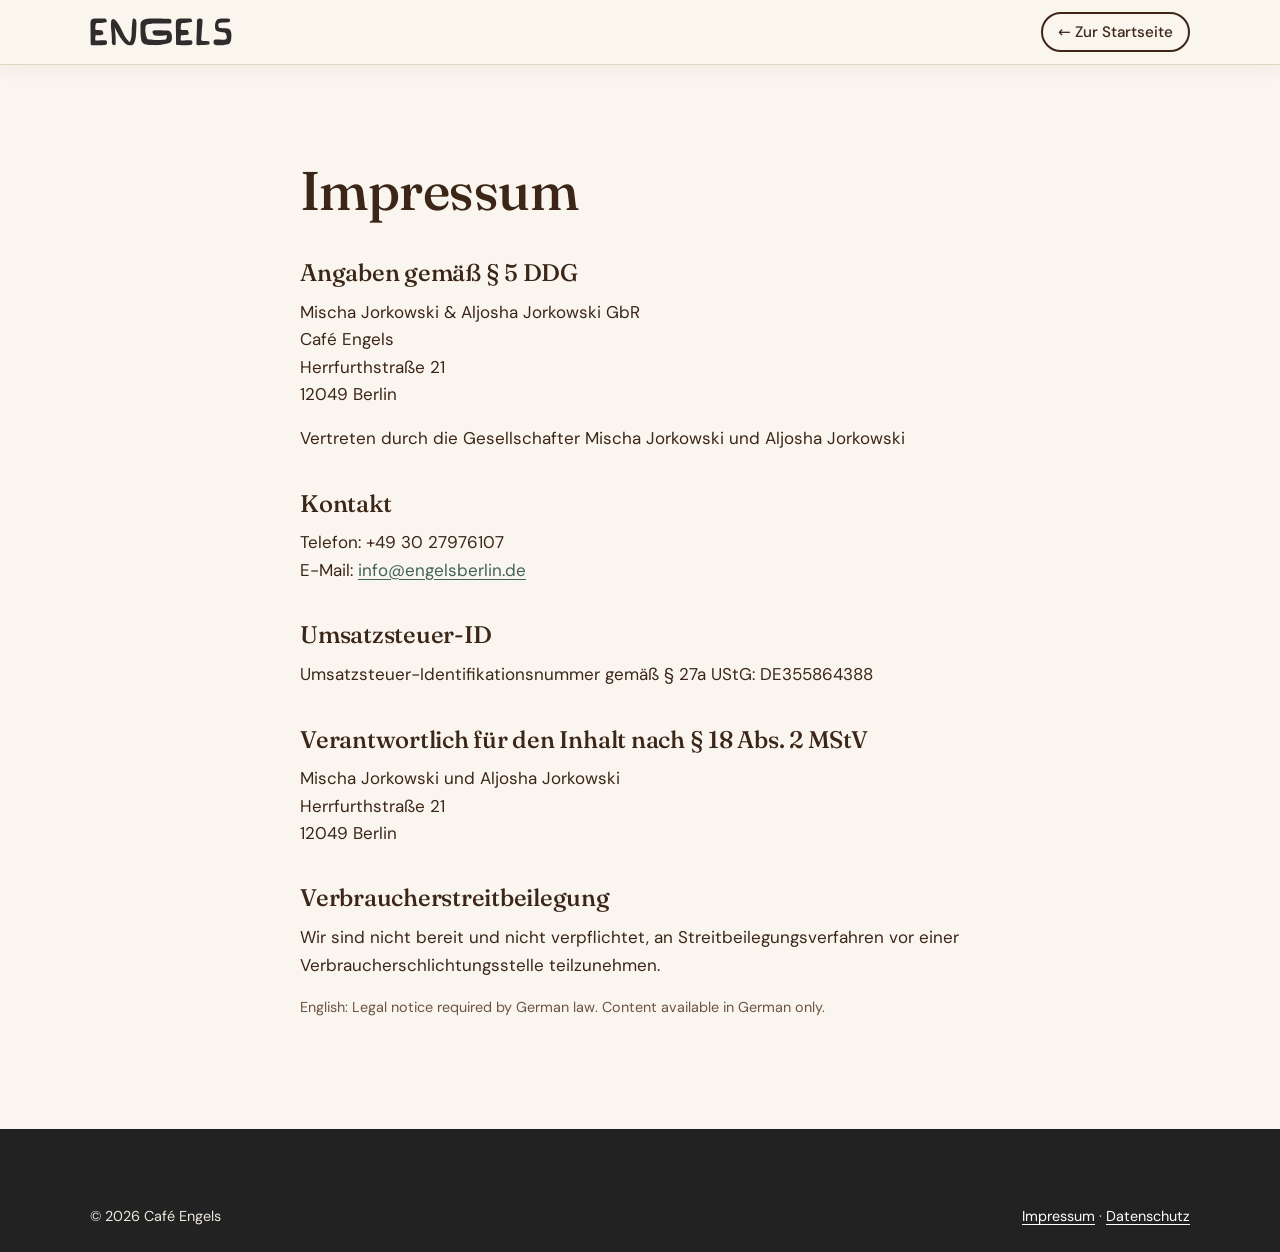
<file: impressum.html>
<!doctype html>
<html lang="de">
<head>
  <meta charset="utf-8">
  <meta name="viewport" content="width=device-width, initial-scale=1">
  <title>Impressum – Café Engels</title>
  <meta name="description" content="Impressum von Café Engels, Herrfurthstraße 21, Berlin-Neukölln.">
  <meta name="robots" content="noindex, follow">
  <link rel="icon" href="favicon.svg" type="image/svg+xml">
  <link rel="icon" href="favicon-32.png" type="image/png" sizes="32x32">
  <link rel="apple-touch-icon" href="apple-touch-icon.png">
  <!-- Fonts are self-hosted (fonts/ + @font-face in styles.css), no request to Google -->
  <link rel="stylesheet" href="styles.css">
</head>
<body>
  <header class="site-header is-scrolled">
    <div class="container header-inner">
      <a class="wordmark wordmark-logo" href="index.html" aria-label="Café Engels – Startseite"><img src="images/logo-engels-word.svg" width="1808" height="356" alt=""></a>
      <a class="btn btn-outline btn-sm" href="index.html">← Zur Startseite</a>
    </div>
  </header>
  <main class="legal">
    <div class="container narrow">
      <h1>Impressum</h1>

      <h2>Angaben gemäß § 5 DDG</h2>
      <p>
        Mischa Jorkowski &amp; Aljosha Jorkowski GbR<br>
        Café Engels<br>
        Herrfurthstraße 21<br>
        12049 Berlin
      </p>
      <p>Vertreten durch die Gesellschafter Mischa Jorkowski und Aljosha Jorkowski</p>

      <h2>Kontakt</h2>
      <p>
        Telefon: +49 30 27976107<br>
        E-Mail: <a href="mailto:info@engelsberlin.de">info@engelsberlin.de</a>
      </p>

      <h2>Umsatzsteuer-ID</h2>
      <p>Umsatzsteuer-Identifikationsnummer gemäß § 27a UStG: DE355864388</p>

      <h2>Verantwortlich für den Inhalt nach § 18 Abs. 2 MStV</h2>
      <p>
        Mischa Jorkowski und Aljosha Jorkowski<br>
        Herrfurthstraße 21<br>
        12049 Berlin
      </p>

      <h2>Verbraucherstreitbeilegung</h2>
      <p>Wir sind nicht bereit und nicht verpflichtet, an Streitbeilegungsverfahren vor einer Verbraucherschlichtungsstelle teilzunehmen.</p>

      <p class="small muted"><span lang="en">English: Legal notice required by German law. Content available in German only.</span></p>
    </div>
  </main>
  <footer class="site-footer">
    <div class="container footer-bottom small">
      <p>© 2026 Café Engels</p>
      <p><a href="impressum.html">Impressum</a> · <a href="datenschutz.html">Datenschutz</a></p>
    </div>
  </footer>
</body>
</html>
</file>
<file: styles.css>
/* =========================================================
   Café Engels – styles.css
   Colours and fonts live in the :root tokens below.
   ========================================================= */

/* Self-hosted Google Fonts (Fraunces, DM Sans – SIL Open Font License). Latin + Latin Extended only. */
/* latin-ext */
@font-face {
  font-family: 'DM Sans';
  font-style: normal;
  font-weight: 400;
  font-display: swap;
  src: url(fonts/dmsans-normal-latin-ext.woff2) format('woff2');
  unicode-range: U+0100-02BA, U+02BD-02C5, U+02C7-02CC, U+02CE-02D7, U+02DD-02FF, U+0304, U+0308, U+0329, U+1D00-1DBF, U+1E00-1E9F, U+1EF2-1EFF, U+2020, U+20A0-20AB, U+20AD-20C4, U+2113, U+2C60-2C7F, U+A720-A7FF;
}
/* latin */
@font-face {
  font-family: 'DM Sans';
  font-style: normal;
  font-weight: 400;
  font-display: swap;
  src: url(fonts/dmsans-normal-latin.woff2) format('woff2');
  unicode-range: U+0000-00FF, U+0131, U+0152-0153, U+02BB-02BC, U+02C6, U+02DA, U+02DC, U+0304, U+0308, U+0329, U+2000-206F, U+20AC, U+2122, U+2191, U+2193, U+2212, U+2215, U+FEFF, U+FFFD;
}
/* latin-ext */
@font-face {
  font-family: 'DM Sans';
  font-style: normal;
  font-weight: 500;
  font-display: swap;
  src: url(fonts/dmsans-normal-latin-ext.woff2) format('woff2');
  unicode-range: U+0100-02BA, U+02BD-02C5, U+02C7-02CC, U+02CE-02D7, U+02DD-02FF, U+0304, U+0308, U+0329, U+1D00-1DBF, U+1E00-1E9F, U+1EF2-1EFF, U+2020, U+20A0-20AB, U+20AD-20C4, U+2113, U+2C60-2C7F, U+A720-A7FF;
}
/* latin */
@font-face {
  font-family: 'DM Sans';
  font-style: normal;
  font-weight: 500;
  font-display: swap;
  src: url(fonts/dmsans-normal-latin.woff2) format('woff2');
  unicode-range: U+0000-00FF, U+0131, U+0152-0153, U+02BB-02BC, U+02C6, U+02DA, U+02DC, U+0304, U+0308, U+0329, U+2000-206F, U+20AC, U+2122, U+2191, U+2193, U+2212, U+2215, U+FEFF, U+FFFD;
}
/* latin-ext */
@font-face {
  font-family: 'DM Sans';
  font-style: normal;
  font-weight: 700;
  font-display: swap;
  src: url(fonts/dmsans-normal-latin-ext.woff2) format('woff2');
  unicode-range: U+0100-02BA, U+02BD-02C5, U+02C7-02CC, U+02CE-02D7, U+02DD-02FF, U+0304, U+0308, U+0329, U+1D00-1DBF, U+1E00-1E9F, U+1EF2-1EFF, U+2020, U+20A0-20AB, U+20AD-20C4, U+2113, U+2C60-2C7F, U+A720-A7FF;
}
/* latin */
@font-face {
  font-family: 'DM Sans';
  font-style: normal;
  font-weight: 700;
  font-display: swap;
  src: url(fonts/dmsans-normal-latin.woff2) format('woff2');
  unicode-range: U+0000-00FF, U+0131, U+0152-0153, U+02BB-02BC, U+02C6, U+02DA, U+02DC, U+0304, U+0308, U+0329, U+2000-206F, U+20AC, U+2122, U+2191, U+2193, U+2212, U+2215, U+FEFF, U+FFFD;
}
/* latin-ext */
@font-face {
  font-family: 'Fraunces';
  font-style: italic;
  font-weight: 400;
  font-display: swap;
  src: url(fonts/fraunces-italic-latin-ext.woff2) format('woff2');
  unicode-range: U+0100-02BA, U+02BD-02C5, U+02C7-02CC, U+02CE-02D7, U+02DD-02FF, U+0304, U+0308, U+0329, U+1D00-1DBF, U+1E00-1E9F, U+1EF2-1EFF, U+2020, U+20A0-20AB, U+20AD-20C4, U+2113, U+2C60-2C7F, U+A720-A7FF;
}
/* latin */
@font-face {
  font-family: 'Fraunces';
  font-style: italic;
  font-weight: 400;
  font-display: swap;
  src: url(fonts/fraunces-italic-latin.woff2) format('woff2');
  unicode-range: U+0000-00FF, U+0131, U+0152-0153, U+02BB-02BC, U+02C6, U+02DA, U+02DC, U+0304, U+0308, U+0329, U+2000-206F, U+20AC, U+2122, U+2191, U+2193, U+2212, U+2215, U+FEFF, U+FFFD;
}
/* latin-ext */
@font-face {
  font-family: 'Fraunces';
  font-style: normal;
  font-weight: 400 700;
  font-display: swap;
  src: url(fonts/fraunces-normal-latin-ext.woff2) format('woff2');
  unicode-range: U+0100-02BA, U+02BD-02C5, U+02C7-02CC, U+02CE-02D7, U+02DD-02FF, U+0304, U+0308, U+0329, U+1D00-1DBF, U+1E00-1E9F, U+1EF2-1EFF, U+2020, U+20A0-20AB, U+20AD-20C4, U+2113, U+2C60-2C7F, U+A720-A7FF;
}
/* latin */
@font-face {
  font-family: 'Fraunces';
  font-style: normal;
  font-weight: 400 700;
  font-display: swap;
  src: url(fonts/fraunces-normal-latin.woff2) format('woff2');
  unicode-range: U+0000-00FF, U+0131, U+0152-0153, U+02BB-02BC, U+02C6, U+02DA, U+02DC, U+0304, U+0308, U+0329, U+2000-206F, U+20AC, U+2122, U+2191, U+2193, U+2212, U+2215, U+FEFF, U+FFFD;
}


:root {
  /* Palette (light only). All text colours pass WCAG AA on --bg / --bg-alt */
  --bg: #FAF6EF;          /* light warm beige: one background colour for the whole page */
  --bg-alt: #F3EBDD;      /* a touch darker, for hover states */
  --surface: #FFFDF9;     /* cards */
  --text: #3B2618;        /* deep coffee brown */
  --muted: #6B5444;       /* secondary text */
  --line: #E2D5C2;        /* hairlines */
  --accent: #3F6359;      /* deep sage green from the dining-room panelling; 5.7:1 on --bg, 6.7:1 with white text */
  --accent-dark: #2F4D45;
  --accent-soft: #DCE6DF;
  --floor: #8A3B26;       /* deep red-brown of the café floor; used for the small section labels (6.6:1 on --bg) */
  --open: #2F6B3A;        /* "open now" green */
  --focus: #1F5FBF;

  --font-serif: "Fraunces", Georgia, "Times New Roman", serif;
  --font-sans: "DM Sans", system-ui, -apple-system, "Segoe UI", Roboto, sans-serif;

  --radius: 18px;
  --radius-sm: 10px;
  --shadow: 0 1px 2px rgba(59, 38, 24, .06), 0 8px 24px rgba(59, 38, 24, .08);
  --header-h: 64px;
  --container: 1180px;
  --gutter: clamp(16px, 4vw, 40px);
}

/* ---------- Base ---------- */
*, *::before, *::after { box-sizing: border-box; }

html {
  -webkit-text-size-adjust: 100%;
  scroll-padding-top: calc(var(--header-h) + 12px);
}
@media (prefers-reduced-motion: no-preference) {
  html { scroll-behavior: smooth; }
}

body {
  margin: 0;
  background: var(--bg);
  color: var(--text);
  font-family: var(--font-sans);
  font-size: 1.0625rem;
  line-height: 1.6;
  text-rendering: optimizeLegibility;
  -webkit-font-smoothing: antialiased;
  overflow-x: hidden;
}

img { max-width: 100%; height: auto; display: block; }

h1, h2, h3, .h4 {
  font-family: var(--font-serif);
  font-weight: 600;
  line-height: 1.12;
  letter-spacing: -0.01em;
  margin: 0 0 .5em;
  font-optical-sizing: auto;
}
h1 { font-size: clamp(2.6rem, 8vw, 5.5rem); font-weight: 500; }
h2 { font-size: clamp(1.85rem, 3.5vw, 2.55rem); font-weight: 500; }
h3 { font-size: 1.4rem; }
.h4 { font-size: 1.2rem; }
h1 em, h2 em, .wordmark em { font-style: italic; color: var(--accent); }

p { margin: 0 0 1em; }
a { color: var(--accent); text-underline-offset: .18em; }
a:hover { color: var(--accent-dark); }

:focus-visible {
  outline: 3px solid var(--focus);
  outline-offset: 3px;
  border-radius: 4px;
}

/* Language switching: hide whatever language isn't active */
html[lang="de"] [data-lang="en"],
html[lang="en"] [data-lang="de"] { display: none !important; }

.sr-only {
  position: absolute !important; width: 1px; height: 1px; padding: 0; margin: -1px;
  overflow: hidden; clip: rect(0 0 0 0); white-space: nowrap; border: 0;
}

.skip-link {
  position: absolute; left: 12px; top: -60px; z-index: 100;
  background: var(--text); color: var(--bg); padding: .6em 1em; border-radius: var(--radius-sm);
  text-decoration: none; font-weight: 500;
}
.skip-link:focus { top: 12px; color: var(--bg); }

main:focus { outline: none; }

.container { width: 100%; max-width: var(--container); margin: 0 auto; padding: 0 var(--gutter); }
.container.narrow { max-width: 760px; }

.small { font-size: .9rem; }
.muted { color: var(--muted); }
.center { text-align: center; }

.placeholder-note {
  display: inline-block; font-size: .8rem; color: var(--muted);
  border: 1px dashed var(--line); border-radius: 999px; padding: .2em .9em; margin: 0;
}

/* ---------- Buttons ---------- */
.btn {
  display: inline-flex; align-items: center; justify-content: center; gap: .5em;
  min-height: 48px; padding: .7em 1.4em;
  border-radius: 999px; border: 2px solid transparent;
  font: 500 1rem/1.2 var(--font-sans);
  text-decoration: none; cursor: pointer;
  transition: background-color .2s, color .2s, border-color .2s, transform .2s;
}
.btn:active { transform: translateY(1px); }
.btn-primary { background: var(--accent); color: #fff; }
.btn-primary:hover { background: var(--accent-dark); color: #fff; }
.btn-outline { border-color: var(--text); color: var(--text); background: transparent; }
.btn-outline:hover { background: var(--text); color: var(--bg); }
.btn-ghost { border-color: rgba(255,255,255,.85); color: #fff; background: rgba(255,255,255,.08); }
.btn-ghost:hover { background: #fff; color: var(--text); }
.btn-sm { min-height: 40px; padding: .45em 1em; font-size: .95rem; }

.icon-btn {
  display: inline-grid; place-items: center;
  width: 44px; height: 44px; border-radius: 999px;
  border: 1.5px solid var(--line); background: var(--surface); color: var(--text);
  cursor: pointer; text-decoration: none;
}
.icon-btn:hover { border-color: var(--text); color: var(--text); }

.text-link { font-weight: 500; }

/* ---------- Header ---------- */
.site-header {
  position: sticky; top: 0; z-index: 50;
  background: rgba(250, 246, 239, .94);
  -webkit-backdrop-filter: saturate(1.4) blur(10px);
  backdrop-filter: saturate(1.4) blur(10px);
  border-bottom: 1px solid transparent;
  transition: border-color .2s, box-shadow .2s;
}
.site-header.is-scrolled { border-color: var(--line); box-shadow: 0 4px 18px rgba(59,38,24,.06); }

.header-inner { display: flex; align-items: center; gap: 12px; min-height: var(--header-h); }

.wordmark {
  font-family: var(--font-serif); font-size: 1.45rem; font-weight: 600;
  color: var(--text); text-decoration: none; white-space: nowrap; margin-right: auto; letter-spacing: -.01em;
}
.wordmark:hover { color: var(--text); }
.wordmark-logo { display: inline-flex; align-items: center; padding: 6px 0; }
.wordmark-logo img { height: 24px; width: auto; }
@media (min-width: 900px) { .wordmark-logo img { height: 28px; } }
.footer-logo { margin: 0 0 .6em; }
.footer-logo img { width: 200px; height: auto; }

.header-actions { display: flex; align-items: center; gap: 8px; }

.lang-toggle {
  display: inline-flex; border: 1.5px solid var(--line); border-radius: 999px; padding: 2px; background: var(--surface);
}
.lang-toggle button {
  font: 500 .85rem/1 var(--font-sans); color: var(--muted);
  background: none; border: 0; border-radius: 999px; padding: .55em .7em; min-width: 38px; min-height: 36px; cursor: pointer;
}
.lang-toggle button[aria-pressed="true"] { background: var(--text); color: var(--bg); }

/* Mobile nav: a panel under the header */
.main-nav {
  position: absolute; top: 100%; left: 0; right: 0;
  background: var(--bg); border-bottom: 1px solid var(--line);
  box-shadow: 0 14px 30px rgba(59,38,24,.1);
  display: none;
}
.main-nav.is-open { display: block; }
.main-nav ul { list-style: none; margin: 0; padding: 8px var(--gutter) 16px; }
.main-nav a {
  display: block; padding: .8em 0; border-bottom: 1px solid var(--line);
  font-family: var(--font-serif); font-size: 1.35rem; color: var(--text); text-decoration: none;
}
.main-nav li:last-child a { border-bottom: 0; }

/* Very small phones: icon-only directions button */
@media (max-width: 379px) {
  .directions-label { position: absolute; width: 1px; height: 1px; overflow: hidden; clip: rect(0 0 0 0); }
  .directions-btn { padding: 0; width: 44px; min-height: 44px; }
  .wordmark { font-size: 1.15rem; }
  .header-inner { gap: 6px; }
  .header-actions { gap: 5px; }
  .icon-btn { width: 40px; height: 40px; }
  .directions-btn { width: 40px; min-height: 40px; }
  /* Only show the language you can switch to */
  .header-actions .lang-toggle button[aria-pressed="true"] { display: none; }
  .header-actions .lang-toggle button { min-width: 34px; padding: .55em .4em; }
}

@media (min-width: 900px) {
  .mobile-only, .nav-toggle { display: none; }
  .main-nav {
    position: static; display: block; background: none; border: 0; box-shadow: none; margin-right: 8px;
  }
  .main-nav ul { display: flex; gap: 4px; padding: 0; }
  .main-nav a {
    border: 0; padding: .5em .8em; border-radius: 999px;
    font-family: var(--font-sans); font-size: 1rem; font-weight: 500;
  }
  .main-nav a:hover { background: var(--bg-alt); }
  .wordmark { margin-right: auto; }
}

/* Events dropdown in the menu */
.nav-sub-toggle { display: none; }
.sub-menu { list-style: none; margin: 0; padding: 0; }
@media (max-width: 899px) {
  /* Phone menu: "Events" as a small label, both sub-items listed underneath */
  .has-sub::before {
    content: "Events"; display: block; padding: .9em 0 .2em;
    font: 700 .75rem/1 var(--font-sans); letter-spacing: .14em; text-transform: uppercase; color: var(--accent);
  }
  .main-nav .sub-menu a { padding-left: .6em; }
}
@media (min-width: 900px) {
  .has-sub { position: relative; }
  .nav-sub-toggle {
    display: inline-flex; align-items: center; gap: .3em;
    border: 0; background: none; cursor: pointer; color: var(--text);
    font-family: var(--font-sans); font-size: 1rem; font-weight: 500; line-height: inherit; padding: .5em .8em; border-radius: 999px;
  }
  .nav-sub-toggle:hover { background: var(--bg-alt); }
  .nav-sub-toggle svg { transition: transform .2s; }
  .has-sub.is-open .nav-sub-toggle svg, .has-sub:hover .nav-sub-toggle svg { transform: rotate(180deg); }
  .sub-menu {
    position: absolute; top: 100%; left: 0; min-width: 200px; padding: 8px;
    background: rgba(20, 20, 20, .45); -webkit-backdrop-filter: blur(10px) saturate(1.2); backdrop-filter: blur(10px) saturate(1.2);
    border: 1px solid rgba(255,255,255,.18); border-radius: 14px; box-shadow: 0 14px 36px rgba(0,0,0,.18);
    opacity: 0; visibility: hidden; transform: translateY(6px); transition: opacity .15s, transform .15s, visibility .15s;
  }
  .has-sub:hover .sub-menu, .has-sub:focus-within .sub-menu, .has-sub.is-open .sub-menu { opacity: 1; visibility: visible; transform: none; }
  .main-nav .sub-menu { display: block; }
  .main-nav .sub-menu a { display: block; white-space: nowrap; color: #fff; text-shadow: none; border-radius: 10px; }
  .main-nav .sub-menu a:hover { background: rgba(255,255,255,.16); color: #fff; }
  /* over the light page the see-through box needs to be darker so the white text stays readable */
  .site-header--overlay.is-solid .sub-menu, .site-header:not(.site-header--overlay) .sub-menu { background: rgba(34, 34, 34, .82); }
  .site-header--overlay:not(.is-solid) .nav-sub-toggle { color: #fff; text-shadow: 0 1px 8px rgba(0,0,0,.35); }
  .site-header--overlay:not(.is-solid) .nav-sub-toggle:hover { background: rgba(255,255,255,.16); }
  .site-header--overlay:not(.is-solid) .main-nav .sub-menu a { color: #fff; text-shadow: none; }
  .site-header--overlay:not(.is-solid) .main-nav .sub-menu a:hover { background: rgba(255,255,255,.16); }
}

/* Header over the hero image: transparent at the top, solid once you scroll */
.site-header .logo-light { display: none; }
.site-header--overlay {
  position: fixed; left: 0; right: 0;
  background: transparent; -webkit-backdrop-filter: none; backdrop-filter: none;
  transition: background-color .3s, border-color .3s, box-shadow .3s;
}
.site-header--overlay:not(.is-solid) .logo-dark { display: none; }
.site-header--overlay:not(.is-solid) .logo-light { display: block; }
.site-header--overlay:not(.is-solid) .icon-btn {
  background: rgba(255,255,255,.1); border-color: rgba(255,255,255,.6); color: #fff;
}
.site-header--overlay:not(.is-solid) .lang-toggle { background: rgba(255,255,255,.1); border-color: rgba(255,255,255,.6); }
.site-header--overlay:not(.is-solid) .lang-toggle button { color: #fff; }
.site-header--overlay:not(.is-solid) .lang-toggle button[aria-pressed="true"] { background: #fff; color: var(--text); }
.site-header--overlay:not(.is-solid) { border-color: transparent; box-shadow: none; }
.site-header--overlay.is-solid {
  background: rgba(250, 246, 239, .96);
  -webkit-backdrop-filter: saturate(1.4) blur(10px); backdrop-filter: saturate(1.4) blur(10px);
  border-color: var(--line); box-shadow: 0 4px 18px rgba(59,38,24,.06);
}
@media (min-width: 900px) {
  .site-header--overlay:not(.is-solid) .main-nav a { color: #fff; text-shadow: 0 1px 8px rgba(0,0,0,.35); }
  .site-header--overlay:not(.is-solid) .main-nav a:hover { background: rgba(255,255,255,.16); }
}
.hero::before {
  content: ""; position: absolute; inset: 0 0 auto; height: 160px; z-index: -1;
  background: linear-gradient(180deg, rgba(20,12,6,.55), rgba(20,12,6,0));
}

/* ---------- Hero ---------- */
.hero {
  position: relative; isolation: isolate;
  min-height: 100vh;
  min-height: 100svh; /* full screen, also with mobile browser bars */
  display: flex; align-items: flex-end;
  color: #fff;
  overflow: hidden;
}
.hero-img {
  position: absolute; inset: 0; width: 100%; height: 100%; object-fit: cover; z-index: -2;
}
.hero-overlay {
  position: absolute; inset: 0; z-index: -1;
  background: linear-gradient(180deg, rgba(30,18,10,.15) 0%, rgba(30,18,10,.45) 45%, rgba(30,18,10,.82) 100%);
}
.hero-content { padding-top: 120px; padding-bottom: clamp(40px, 9vh, 96px); }
.hero h1 { margin-bottom: .3em; max-width: 12ch; }
.hero h1 em { color: #B9D2C7; }
.hero-sub { font-size: clamp(1.1rem, 2.4vw, 1.35rem); max-width: 36ch; margin-bottom: 1.6em; color: #F5ECE1; }
.hero-ctas { display: flex; flex-wrap: wrap; gap: 12px; }

/* Hero with the big logo in the middle */
.hero:has(.hero-content--center) { align-items: center; }
.hero:has(.hero-content--center) .hero-overlay {
  background:
    radial-gradient(ellipse 60% 55% at 50% 52%, rgba(30,18,10,.45), rgba(30,18,10,0) 70%),
    linear-gradient(180deg, rgba(30,18,10,.25) 0%, rgba(30,18,10,.45) 50%, rgba(30,18,10,.7) 100%);
}
.hero-content--center {
  display: flex; flex-direction: column; align-items: center; text-align: center;
  padding-top: calc(var(--header-h) + 32px); padding-bottom: 48px;
}
.hero-logo { margin: .3em 0 .8em; max-width: none; width: min(64vw, 480px); line-height: 0; }
.hero-logo img { width: 100%; height: auto; filter: drop-shadow(0 2px 18px rgba(0,0,0,.35)); }
.hero-content--center .hero-sub { margin-left: auto; margin-right: auto; }
.hero-content--center .hero-ctas { justify-content: center; }
/* No second logo in the header while it sits on top of the big one */
.site-header--overlay:not(.is-solid) .wordmark-logo { visibility: hidden; }
@media (min-width: 900px) {
  /* Menu links on the left, buttons on the right */
  .site-header--overlay .wordmark { margin-right: 8px; }
  .site-header--overlay .main-nav { margin-right: auto; }
  .site-header--overlay .main-nav ul { margin-left: -.8em; }
  .site-header--overlay.is-solid .main-nav ul { margin-left: 0; }
  .site-header--overlay:not(.is-solid) .wordmark-logo { display: none; }
}

/* ---------- Open / closed badge ---------- */
.status-badge {
  display: inline-flex; align-items: center; gap: .55em;
  padding: .45em 1em .45em .8em; margin: 0 0 1.4em;
  border-radius: 999px; font-size: .95rem; font-weight: 500;
  background: rgba(255,255,255,.14); color: #fff;
  border: 1px solid rgba(255,255,255,.35);
  -webkit-backdrop-filter: blur(6px); backdrop-filter: blur(6px);
}
.status-badge-light { background: var(--surface); color: var(--text); border-color: var(--line); margin-bottom: 1.2em; }
.status-dot { width: 10px; height: 10px; border-radius: 50%; background: #c9b8a6; flex: none; }
.is-open .status-dot { background: #2E8A47; } /* darker green, no blinking */
.status-badge-light.is-open .status-dot { background: var(--open); }
.is-closed .status-dot { background: #E37B52; }
.status-badge-light.is-closed .status-dot { background: var(--accent); }

/* ---------- Sections ---------- */
.section { padding: clamp(40px, 6vw, 72px) 0; }
.section-alt {
  background: var(--bg); /* same colour everywhere now */
}
.section-head { text-align: center; max-width: 680px; margin: 0 auto clamp(32px, 5vw, 56px); }
.section-lead { color: var(--muted); font-size: 1.1rem; }

.eyebrow {
  display: inline-flex; align-items: center; gap: .8em;
  font-size: .8rem; font-weight: 700; letter-spacing: .16em; text-transform: uppercase;
  color: var(--floor); margin-bottom: 1em;
}
.eyebrow::before, .eyebrow::after { content: ""; width: 24px; height: 1px; background: currentColor; opacity: .6; }
.about-text .eyebrow::before { display: none; }

/* ---------- About ---------- */
.about-grid { display: grid; gap: clamp(32px, 6vw, 80px); align-items: center; }
@media (min-width: 860px) { .about-grid { grid-template-columns: 1.1fr .9fr; } }
.about-text p { font-size: 1rem; }
.about-text > p:first-of-type::first-letter {
  font-family: var(--font-serif); float: left; font-size: 3.6em; line-height: .85; padding: .06em .1em 0 0; color: var(--accent);
}
.about-facts {
  list-style: none; padding: 1.4em 0 0; margin: 1.6em 0 0; border-top: 1px solid var(--line);
  display: grid; grid-template-columns: repeat(auto-fit, minmax(120px, 1fr)); gap: 16px;
}
.about-facts li { color: var(--muted); font-size: .95rem; line-height: 1.35; }
.about-facts strong { display: block; font-family: var(--font-serif); font-size: 1.8rem; font-weight: 500; color: var(--text); }

.about-photo { position: relative; margin: 0; }
.about-photo img { border-radius: var(--radius); box-shadow: var(--shadow); width: 100%; }

/* ---------- Menu ---------- */
.menu-tabs {
  display: flex; gap: 8px; overflow-x: auto; padding: 4px 4px 12px; margin: 0 -4px 20px;
  scrollbar-width: none; -webkit-overflow-scrolling: touch;
}
.menu-tabs::-webkit-scrollbar { display: none; }
@media (min-width: 760px) { .menu-tabs { justify-content: center; flex-wrap: wrap; } }

.menu-tab {
  flex: none; min-height: 44px; padding: .55em 1.2em; border-radius: 999px;
  border: 1.5px solid var(--line); background: var(--surface); color: var(--text);
  font: 500 1rem/1.2 var(--font-sans); cursor: pointer; white-space: nowrap;
}
.menu-tab:hover { border-color: var(--text); }
.menu-tab[aria-selected="true"] { background: var(--text); border-color: var(--text); color: var(--bg); }

.menu-panel {
  background: var(--surface); border-radius: var(--radius); box-shadow: var(--shadow);
  padding: clamp(20px, 4vw, 44px);
}
.menu-panel[hidden] { display: none; }
.menu-panel:focus-visible { outline-offset: 4px; }
.menu-list { list-style: none; margin: 0; padding: 0; display: grid; gap: 0 48px; }
@media (min-width: 860px) { .menu-list { grid-template-columns: 1fr 1fr; } }
.menu-item { padding: 18px 0; border-bottom: 1px dashed var(--line); }
.menu-item-head { display: flex; align-items: baseline; gap: 10px; }
.menu-item-name { font-family: var(--font-serif); font-size: 1.2rem; font-weight: 600; margin: 0; }
.menu-item-dots { flex: 1; border-bottom: 2px dotted var(--line); transform: translateY(-4px); min-width: 16px; }
.menu-item-price { font-weight: 700; white-space: nowrap; font-variant-numeric: tabular-nums; }
.menu-item-desc { color: var(--muted); margin: .3em 0 .4em; font-size: .98rem; }
.menu-item-diets { display: flex; gap: 6px; }

.diet {
  display: inline-grid; place-items: center; min-width: 28px; height: 22px; padding: 0 6px;
  border-radius: 6px; font-size: .72rem; font-weight: 700; letter-spacing: .04em;
}
.diet-vegan { background: #E1ECD9; color: #24502D; }
.diet-veg { background: #EEF0D5; color: #4A4D12; }
.diet-gf { background: #F6E3C8; color: #6E4310; }

.diet-legend {
  list-style: none; padding: 0; margin: 28px 0 8px;
  display: flex; flex-wrap: wrap; justify-content: center; gap: 10px 24px;
  font-size: .9rem; color: var(--muted);
}
.diet-legend li { display: inline-flex; align-items: center; gap: 8px; }

/* ---------- Gallery (masonry via CSS columns) ---------- */
/* Photo collages in "Über uns" and "Brunch": up to 6 photos in different sizes,
   loosely arranged on a 14-column grid. No straight outer edge: top, left, right
   and bottom are all staggered. Click = big view. */
.photo-collage { width: 100%; max-width: 720px; margin: 0 auto; container-type: inline-size; }
.collage {
  --gap: 10px;
  list-style: none; margin: 0; padding: 0;
  display: grid; gap: var(--gap);
  grid-template-columns: repeat(14, 1fr);
  grid-auto-rows: 32px; /* fallback */
  grid-auto-rows: calc((100cqw - 13 * var(--gap)) / 14); /* square cells */
}
.collage li { min-width: 0; }
.collage .gallery-link { height: 100%; border-radius: var(--radius-sm); box-shadow: var(--shadow); }
.collage img { width: 100%; height: 100%; object-fit: cover; display: block; }
.collage li:nth-child(1) { grid-column: 2 / 9;   grid-row: 2 / 9; }   /* big, inset from top and left */
.collage li:nth-child(2) { grid-column: 9 / 14;  grid-row: 1 / 5; }   /* sticks out at the top */
.collage li:nth-child(3) { grid-column: 9 / 15;  grid-row: 5 / 10; }  /* sticks out on the right */
.collage li:nth-child(4) { grid-column: 1 / 5;   grid-row: 9 / 13; }  /* sticks out on the left */
.collage li:nth-child(5) { grid-column: 5 / 9;   grid-row: 9 / 15; }  /* reaches lowest */
.collage li:nth-child(6) { grid-column: 9 / 13;  grid-row: 10 / 14; }
.collage li:nth-child(n+7) { display: none; } /* max. 6 photos */
/* "Über uns" gets its own arrangement: big photo on the right, smaller ones stepping down on the left */
#about .collage li:nth-child(1) { grid-column: 6 / 14;  grid-row: 1 / 8; }
#about .collage li:nth-child(2) { grid-column: 1 / 6;   grid-row: 3 / 7; }
#about .collage li:nth-child(3) { grid-column: 2 / 6;   grid-row: 7 / 12; }
#about .collage li:nth-child(4) { grid-column: 6 / 10;  grid-row: 8 / 12; }
#about .collage li:nth-child(5) { grid-column: 10 / 15; grid-row: 8 / 11; }
#about .collage li:nth-child(6) { grid-column: 10 / 14; grid-row: 11 / 15; }
.gallery-link { display: block; border-radius: var(--radius-sm); overflow: hidden; position: relative; }
.gallery-link img { width: 100%; transition: transform .5s ease; }
.gallery-link::after {
  content: ""; position: absolute; inset: 0; background: rgba(59,38,24,0); transition: background .3s;
}
.gallery-link:hover img { transform: scale(1.04); }
.gallery-link:hover::after { background: rgba(59,38,24,.12); }

/* Lightbox */
.lightbox {
  border: 0; padding: 0; margin: auto; background: transparent; color: #fff;
  width: 100vw; height: 100vh; max-width: 100vw; max-height: 100vh;
  display: none; align-items: center; justify-content: center;
}
.lightbox[open] { display: flex; }
.lightbox::backdrop { background: rgba(20, 12, 6, .92); }
.lightbox figure { margin: 0; max-width: min(92vw, 1200px); text-align: center; }
.lightbox img { max-width: 100%; max-height: 80vh; width: auto; margin: 0 auto; border-radius: var(--radius-sm); }
.lightbox figcaption { margin-top: 12px; font-size: .95rem; color: #E9DCCB; padding: 0 56px; }
.lightbox-close, .lightbox-nav {
  position: absolute; display: grid; place-items: center;
  width: 48px; height: 48px; border-radius: 50%;
  background: rgba(255,255,255,.12); color: #fff; border: 1px solid rgba(255,255,255,.3);
  font-size: 1.8rem; line-height: 1; cursor: pointer;
}
.lightbox-close:hover, .lightbox-nav:hover { background: rgba(255,255,255,.25); }
.lightbox-close { top: 16px; right: 16px; }
.lightbox-nav { top: 50%; transform: translateY(-50%); }
.lightbox-nav[hidden] { display: none; }
.lightbox-prev { left: 12px; }
.lightbox-next { right: 12px; }
.lightbox :focus-visible { outline-color: #fff; }

/* ---------- Reviews ---------- */
.reviews { display: grid; gap: 20px; margin-bottom: 28px; }
@media (min-width: 820px) { .reviews { grid-template-columns: repeat(3, 1fr); } }
.review-card {
  margin: 0; background: var(--surface); border-radius: var(--radius); padding: 28px; box-shadow: var(--shadow);
  display: flex; flex-direction: column;
}
.stars { color: var(--accent); letter-spacing: .15em; margin-bottom: 10px; }
.review-card blockquote { margin: 0 0 1em; flex: 1; }
.review-card blockquote p { font-family: var(--font-serif); font-size: 1.2rem; line-height: 1.45; margin: 0; }
.review-card figcaption { color: var(--muted); font-size: .92rem; }

.rating-summary {
  display: flex; align-items: center; justify-content: center; gap: 18px; margin: 0 auto 28px;
}
.rating-score { font-family: var(--font-serif); font-size: clamp(3.6rem, 10vw, 5rem); font-weight: 500; line-height: 1; margin: 0; }
.rating-stars {
  position: relative; display: inline-block; font-size: 1.6rem; letter-spacing: .12em; line-height: 1;
  color: #D9C9B4;
}
.rating-stars::before { content: "★★★★★"; }
.rating-stars-fill { position: absolute; inset: 0 auto 0 0; overflow: hidden; white-space: nowrap; color: var(--accent); }
.rating-stars-fill::before { content: "★★★★★"; }
.rating-count { margin: 6px 0 0; color: var(--muted); }
.reviews-intro { margin-bottom: 20px; }
.topic-card { text-align: center; align-items: center; }
.topic-icon { font-size: 2rem; margin: 0 0 .2em; }
.topic-card h3 { margin-bottom: .2em; }
.topic-count { font-size: .8rem; font-weight: 700; letter-spacing: .08em; text-transform: uppercase; color: var(--accent); margin-bottom: .8em; }
.topic-card p:last-of-type { color: var(--muted); margin: 0; }
.topic-cta { margin-top: 18px; }

/* ---------- Events (ticket style) ---------- */
.events { display: grid; gap: 20px; margin-bottom: 24px; }
@media (min-width: 820px) { .events { grid-template-columns: repeat(3, 1fr); } }
.event-card {
  position: relative; background: var(--surface); border: 1.5px solid var(--line); border-radius: var(--radius);
  padding: 26px 26px 22px;
}
.event-card::before, .event-card::after {
  content: ""; position: absolute; top: 58px; width: 22px; height: 22px; border-radius: 50%;
  background: var(--bg); border: 1.5px solid var(--line);
}
.event-card::before { left: -12px; clip-path: inset(0 0 0 50%); }
.event-card::after { right: -12px; clip-path: inset(0 50% 0 0); }
.event-when {
  font-size: .8rem; font-weight: 700; letter-spacing: .1em; text-transform: uppercase; color: var(--accent);
  padding-bottom: 14px; margin-bottom: 16px; border-bottom: 1.5px dashed var(--line);
}
.event-card p:last-child { margin: 0; color: var(--muted); }

/* Event cards with the real posters */
@media (min-width: 820px) { .events-posters { grid-template-columns: repeat(2, 1fr); } }
.event-dates { color: var(--muted); margin: .6em 0 .3em; }


/* Private events: text first on phones, photo left on desktop */
.private-grid .about-photo { max-width: 420px; margin: 0 auto; }
@media (max-width: 859px) { .private-grid .about-text { order: -1; } }
@media (min-width: 860px) {
  /* text left, photo right: alternates with Brunch above */
  .private-grid { grid-template-columns: 1.15fr .85fr; }
  .private-grid .about-photo { order: 2; }
}
.event-card-poster {
  display: grid; grid-template-columns: minmax(110px, 40%) 1fr; gap: 20px; align-items: center; padding: 18px;
}
.event-card-poster::before, .event-card-poster::after { display: none; }
.event-poster { display: block; border-radius: var(--radius-sm); overflow: hidden; box-shadow: var(--shadow); transform: rotate(-1.5deg); transition: transform .3s; }
.event-card-poster:nth-child(even) .event-poster { transform: rotate(1.5deg); }
/* Upcoming events: same 2x2 grid and even spacing, each card just tilted a little,
   each one differently, so it looks pinned up by hand rather than perfectly aligned.
   (translate/rotate instead of transform, so the fade-in animation does not reset it) */
@media (min-width: 820px) {
  .events-posters .event-card-poster:nth-child(1) { rotate: -.4deg; }
  .events-posters .event-card-poster:nth-child(2) { rotate: -.8deg; }
  .events-posters .event-card-poster:nth-child(3) { rotate: .25deg; }
  .events-posters .event-card-poster:nth-child(4) { rotate: -.6deg; }
  .events-posters .event-card-poster:nth-child(1) .event-poster { transform: rotate(-1.5deg); }
  .events-posters .event-card-poster:nth-child(2) .event-poster { transform: rotate(1deg); }
  .events-posters .event-card-poster:nth-child(3) .event-poster { transform: rotate(-.5deg); }
  .events-posters .event-card-poster:nth-child(4) .event-poster { transform: rotate(2deg); }
  .events-posters .event-card-poster .event-poster:hover { transform: rotate(0) scale(1.02); }
}
.event-poster:hover, .event-card-poster:nth-child(even) .event-poster:hover { transform: rotate(0) scale(1.02); }
.event-poster img { width: 100%; }
.event-body h3 { font-size: 1.25rem; }
@media (max-width: 420px) {
  .event-card-poster { grid-template-columns: 1fr; }
  .event-poster { max-width: 240px; margin: 0 auto; }
}

/* ---------- Visit ---------- */
.visit-grid { display: grid; gap: clamp(28px, 5vw, 56px); margin-bottom: clamp(28px, 5vw, 48px); }
@media (min-width: 900px) { .visit-grid { grid-template-columns: 1fr 1fr; align-items: start; } }
.visit-hours .h4 { margin-top: 0; }
@media (min-width: 900px) { .visit-hours { padding-top: 9px; } } /* heading level with the "open now" badge */

.visit-address { font-style: normal; font-size: 1.2rem; line-height: 1.5; margin-bottom: 1.1em; }
.visit-address strong { font-family: var(--font-serif); font-size: 1.5rem; font-weight: 600; }
.visit-buttons { display: flex; flex-wrap: wrap; gap: 10px; margin-bottom: 1.6em; }

.contact-list { margin: 0 0 2em; display: grid; gap: 8px; }
.contact-list div { display: grid; grid-template-columns: 90px 1fr; gap: 12px; }
.contact-list dt { color: var(--muted); }
.contact-list dd { margin: 0; overflow-wrap: anywhere; }

.hours { width: 100%; border-collapse: collapse; font-variant-numeric: tabular-nums; }
.hours th, .hours td { text-align: left; padding: .6em .8em; border-bottom: 1px solid var(--line); font-weight: 400; }
.hours td { text-align: right; }
.hours tr.is-today { background: var(--accent-soft); font-weight: 700; }
.hours tr.is-today th, .hours tr.is-today td { font-weight: 700; }
.hours tr.is-today th { border-radius: 8px 0 0 8px; }
.hours tr.is-today td { border-radius: 0 8px 8px 0; }
.today-tag {
  display: inline-block; margin-left: .5em; padding: .1em .55em; border-radius: 999px;
  background: var(--accent); color: #fff; font-size: .72rem; font-weight: 700; letter-spacing: .05em; vertical-align: middle;
}
.hours .closed { color: var(--muted); }
.range-label { font-size: .85em; color: var(--accent); font-weight: 700; }
.range-note { display: inline-block; margin-top: .2em; font-size: .88em; color: var(--accent); font-weight: 500; }

.map-consent {
  position: relative; border-radius: var(--radius); overflow: hidden;
  height: 380px;
  background:
    repeating-linear-gradient(45deg, transparent 0 22px, rgba(59,38,24,.035) 22px 44px),
    var(--surface);
  border: 1.5px solid var(--line);
  display: grid; place-items: center; text-align: center;
}
@media (min-width: 900px) { .map-consent { height: auto; aspect-ratio: 4 / 3; } }
.visit-grid > *, .about-grid > * { min-width: 0; }
.nowrap { white-space: nowrap; }
/* About + Brunch: photos get more room, text a bit smaller */
@media (min-width: 860px) { #about .about-grid { grid-template-columns: .85fr 1.15fr; } }
#about h2, #brunch h2, #private h2 { font-size: clamp(1.75rem, 3.1vw, 2.3rem); }

/* Brunch: photo left, text right (text first on phones) */
@media (min-width: 860px) { .brunch-grid { grid-template-columns: 1.15fr .85fr; } }
@media (max-width: 859px) { .brunch-grid .brunch-text { order: -1; } }
.brunch-text p { font-size: 1rem; }
.brunch-text .eyebrow::before { display: none; }
.brunch-text .btn { margin-top: .4em; }
.map-consent-inner { padding: 28px; max-width: 420px; display: grid; justify-items: center; gap: 14px; }
.map-consent-inner svg { color: var(--accent); }
.map-consent-inner p { margin: 0; color: var(--muted); font-size: .95rem; }
.exterior-photo { margin: 0; }
.exterior-photo img { width: 100%; border-radius: var(--radius); box-shadow: var(--shadow); }
.exterior-photo figcaption { margin-top: 10px; font-size: .92rem; color: var(--muted); }
.cash-only {
  display: inline-block; margin: 0 0 .8em; padding: .3em .9em; border-radius: 999px;
  background: var(--accent-soft); color: var(--accent-dark);
  font-family: var(--font-serif); font-size: 1.25rem; font-weight: 600;
}
.map-consent iframe { position: absolute; inset: 0; width: 100%; height: 100%; border: 0; }

.info-cards { display: grid; gap: 20px; }
@media (min-width: 820px) { .info-cards { grid-template-columns: 1.6fr 1fr; } }
.info-card { background: var(--surface); border-radius: var(--radius); padding: 26px; box-shadow: var(--shadow); }
.info-card ul { list-style: none; margin: 0 0 1em; padding: 0; display: grid; gap: .55em; }
.info-card p:last-child { margin: 0; }
.check-list li { position: relative; padding-left: 1.6em; }
.check-list li::before {
  content: ""; position: absolute; left: 0; top: .45em; width: .9em; height: .5em;
  border-left: 2px solid var(--accent); border-bottom: 2px solid var(--accent); transform: rotate(-45deg);
}

/* ---------- Reservation (Lightspeed embed) ---------- */
.reserve-embed {
  background: var(--surface); border-radius: var(--radius); box-shadow: var(--shadow); overflow: hidden;
}
.reserve-embed iframe { display: block; width: 100%; height: min(760px, 68vh); border: 0; }
.reserve-embed .reserve-consent { margin: 0 auto; padding: 44px 28px; text-align: center; }
.reserve-note { margin-top: 16px; }
.link-btn {
  background: none; border: 0; padding: 0; font: inherit; color: var(--accent);
  text-decoration: underline; text-underline-offset: .18em; cursor: pointer;
}
.link-btn:hover { color: var(--accent-dark); }

/* ---------- Contact pop-ups ---------- */
.contact-dialog {
  width: min(92vw, 440px); border: 0; border-radius: var(--radius); padding: 32px 28px 28px;
  background: var(--surface); color: var(--text); box-shadow: 0 24px 60px rgba(30,18,10,.3);
  text-align: center;
}
.contact-dialog::backdrop { background: rgba(30, 18, 10, .55); }
.contact-dialog h3 { font-size: 1.7rem; }
.contact-dialog .eyebrow::before, .contact-dialog .eyebrow::after { display: none; }
.contact-value { font-family: var(--font-serif); font-size: clamp(1.25rem, 5vw, 1.55rem); font-weight: 600; margin: .6em 0 1em; overflow-wrap: anywhere; }
.contact-value a { color: var(--text); text-decoration: none; }
.contact-value a:hover { color: var(--accent); }
.dialog-actions { display: flex; flex-wrap: wrap; justify-content: center; gap: 10px; }
.dialog-close {
  position: absolute; top: 10px; right: 10px; width: 44px; height: 44px; border-radius: 50%;
  border: 0; background: var(--bg-alt); color: var(--text); font-size: 1.6rem; line-height: 1; cursor: pointer;
}
.dialog-close:hover { background: var(--line); }

/* Reservation pop-up: wider, scrolls inside on small screens */
.reserve-dialog { width: min(94vw, 640px); max-height: 92vh; overflow-y: auto; padding: 28px 20px 20px; }
.reserve-dialog .section-lead { font-size: 1rem; margin: 0 auto 18px; max-width: 46ch; }
.reserve-dialog .reserve-embed { box-shadow: none; border: 1.5px solid var(--line); text-align: left; }
.reserve-dialog .reserve-embed .reserve-consent { text-align: center; padding: 28px 20px; }
@media (max-width: 520px) {
  .reserve-dialog { width: 100vw; max-width: 100vw; max-height: 100dvh; height: 100dvh; margin: 0; border-radius: 0; }
}

/* ---------- Footer ---------- */
.site-footer { background: #222222; color: #EDE7DE; padding: 56px 0 24px; }
.site-footer a { color: #fff; }
.site-footer a:hover { color: #B9D2C7; }
.site-footer :focus-visible { outline-color: #9CC2FF; }
.footer-grid { display: grid; gap: 28px; align-items: start; padding-bottom: 28px; border-bottom: 1px solid rgba(234,223,207,.18); }
@media (min-width: 820px) { .footer-grid { grid-template-columns: 1fr 1fr auto; } }
.wordmark-footer { color: #fff; margin: 0 0 .3em; }
.wordmark-footer em { color: #B9D2C7; }
.footer-links { list-style: none; margin: 0; padding: 0; display: grid; gap: .5em; }
.lang-toggle-footer { background: transparent; border-color: rgba(234,223,207,.3); }
.lang-toggle-footer button { color: #EADFCF; padding: .55em 1em; }
.lang-toggle-footer button[aria-pressed="true"] { background: #EDE7DE; color: #222222; }
.footer-bottom { display: flex; flex-wrap: wrap; justify-content: space-between; gap: 8px 24px; padding-top: 20px; }
.footer-bottom p { margin: 0; }

/* ---------- Legal pages ---------- */
.legal { padding: clamp(40px, 8vw, 96px) 0; }
.legal h1 { font-size: clamp(2.2rem, 6vw, 3.4rem); }
.legal h2 { font-size: 1.5rem; margin-top: 1.6em; }

/* ---------- Scroll reveal (only when JS is on and motion is OK) ---------- */
@media (prefers-reduced-motion: no-preference) {
  .js .reveal { opacity: 0; transform: translateY(18px); transition: opacity .7s ease, transform .7s ease; }
  .js .reveal.is-visible { opacity: 1; transform: none; }
}

@media (prefers-reduced-motion: reduce) {
  *, *::before, *::after { transition-duration: .01ms !important; animation-duration: .01ms !important; animation-iteration-count: 1 !important; }
}

@media print {
  .site-header, .hero-ctas, .visit-map, #reserve, .lightbox, .contact-dialog { display: none !important; }
  body { background: #fff; }
}

.about-signoff { font-family: var(--font-serif); font-size: 1.35rem; font-style: italic; color: var(--accent); }
</file>
